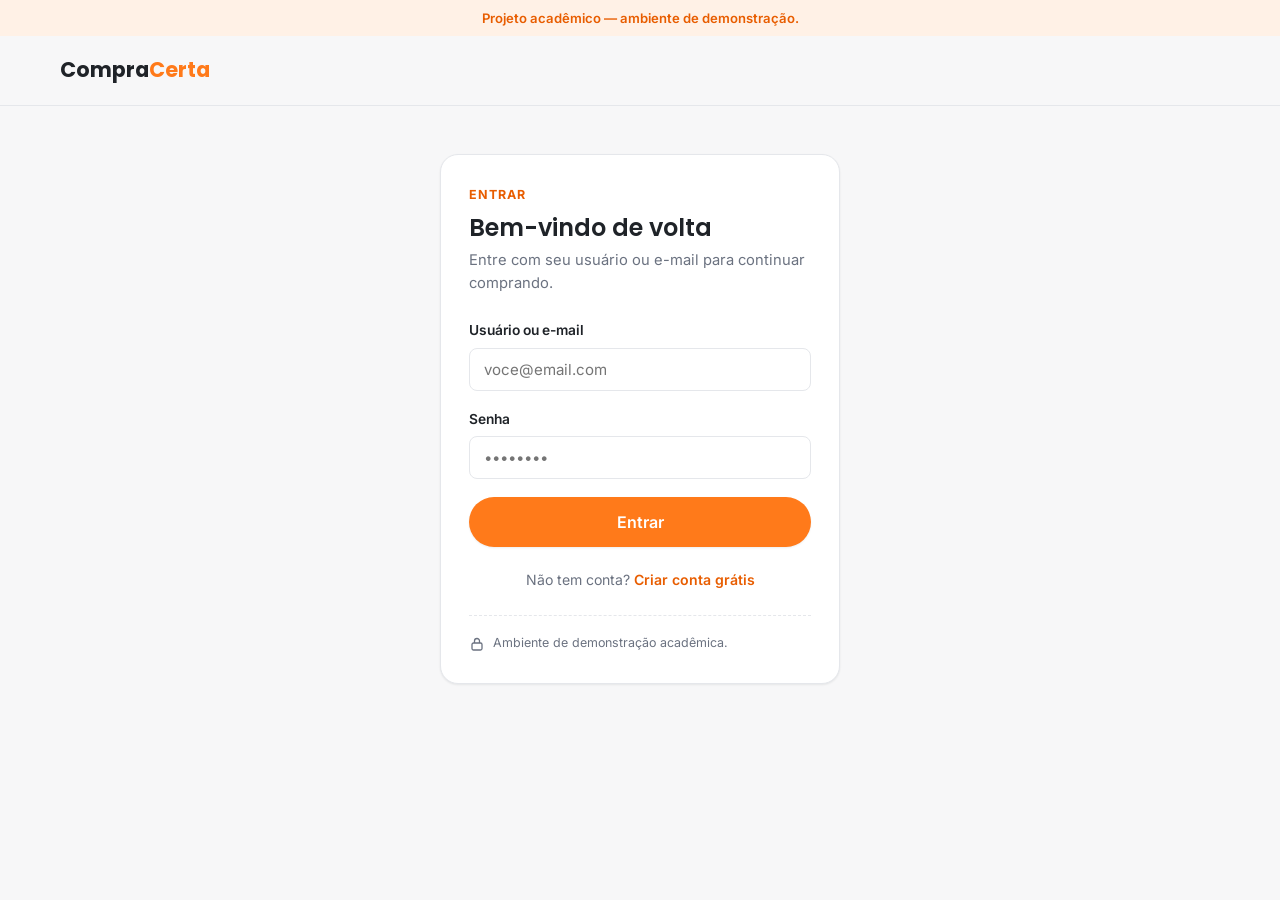
<file: site/index.html>
<!doctype html>
<html lang="pt-BR">
<head>
<meta http-equiv="Content-Security-Policy" content="default-src 'none'; script-src 'self'; style-src 'self'; font-src 'self'; img-src 'self' data: https://images.unsplash.com; connect-src 'self'; base-uri 'none'; form-action 'self'; object-src 'none'">
<meta charset="utf-8">
<meta name="referrer" content="strict-origin-when-cross-origin">
<script src="js/seguranca-log.js"></script>
<script src="js/armazenamento.js"></script>
<script src="js/api.js"></script>
<script src="js/auth.js" data-exigir-sessao data-login="pages/login.html"></script>
<meta name="viewport" content="width=device-width, initial-scale=1">
<title>CompraCerta — e-commerce</title>
<meta name="description" content="Loja fictícia para fins acadêmicos: catálogo, carrinho e checkout simulados.">
<link rel="stylesheet" href="css/fonts.css">
<link rel="stylesheet" href="css/style.css">
</head>
<body>

<p class="study-banner">Projeto acadêmico — catálogo, carrinho e pagamento são 100% simulados.</p>

<header class="site-header">
  <div class="header-top">
    <div class="container header-inner">
      <a class="logo" href="index.html">Compra<span>Certa</span></a>
      <form class="search-form" id="form-busca" role="search" action="pages/produtos.html" method="get">
        <input type="search" id="campo-busca" name="busca" maxlength="100" placeholder="O que você está procurando?" aria-label="Buscar produtos">
        <button type="submit" aria-label="Buscar">🔎</button>
      </form>
      <a class="account-link" id="link-conta" href="pages/login.html">
        <span aria-hidden="true">👤</span>
        <span id="texto-conta">Entrar</span>
      </a>
      <a class="account-link" id="link-pedidos" href="pages/pedidos.html" hidden>Meus pedidos</a>
      <a class="account-link" id="link-seguranca" href="pages/conta.html" hidden>Segurança</a>
      <a class="account-link" id="link-painel" href="pages/dashboard.html" hidden>Painel</a>
      <button class="account-link" id="botao-sair" type="button" hidden>Sair</button>
      <a class="cart-link" href="pages/carrinho.html" aria-label="Carrinho">
        🛒
        <span id="contador-carrinho" class="cart-badge" hidden>0</span>
      </a>
    </div>
  </div>
  <nav class="category-nav" aria-label="Categorias">
    <div class="container category-list">
      <a href="pages/produtos.html">Todas</a>
      <a href="pages/produtos.html?categoria=Smartphones">Smartphones</a>
      <a href="pages/produtos.html?categoria=Notebooks">Notebooks</a>
      <a href="pages/produtos.html?categoria=Computadores">Computadores</a>
      <a href="pages/produtos.html?categoria=Periféricos">Periféricos</a>
      <a href="pages/produtos.html?categoria=Monitores">Monitores</a>
      <a href="pages/produtos.html?categoria=Fones de ouvido">Fones de ouvido</a>
      <a href="pages/produtos.html?categoria=Acessórios">Acessórios</a>
      <a href="pages/produtos.html?categoria=Eletrônicos">Eletrônicos</a>
    </div>
  </nav>
</header>

<main>
  <div class="container">
    <section class="section section-hero">
      <div class="hero-banner">
        <span class="eyebrow">Ofertas da semana</span>
        <h1>Tecnologia com preço justo, entrega rápida e simulação de ponta a ponta.</h1>
        <p>Navegue pelo catálogo, monte seu carrinho e acompanhe uma compra do início ao fim, em um fluxo 100% acadêmico.</p>
        <a class="btn btn-primary btn-lg" href="pages/produtos.html">Ver todos os produtos</a>
      </div>
    </section>

    <section class="section">
      <div class="section-header">
        <h2 class="section-title">Ofertas em destaque</h2>
        <a class="section-link" href="pages/produtos.html">Ver tudo →</a>
      </div>
      <div class="products-grid" id="grade-destaque"></div>
    </section>

    <section class="section">
      <div class="section-header">
        <h2 class="section-title">Categorias</h2>
      </div>
      <div class="category-grid" id="grade-categorias"></div>
    </section>

    <section class="section">
      <div class="section-header">
        <h2 class="section-title">Produtos recomendados</h2>
        <a class="section-link" href="pages/produtos.html">Ver tudo →</a>
      </div>
      <div class="products-grid" id="grade-recomendados"></div>
    </section>
  </div>
</main>

<footer class="site-footer">
  <div class="container">
    <div class="footer-grid">
      <div>
        <h4>Compra<span class="footer-logo-destaque">Certa</span></h4>
        <p>Loja fictícia desenvolvida para um projeto acadêmico. Nenhum produto é vendido de verdade.</p>
      </div>
      <div>
        <h4>Institucional</h4>
        <ul>
          <li>Sobre o projeto</li>
          <li>Como funciona</li>
        </ul>
      </div>
      <div>
        <h4>Ajuda</h4>
        <ul>
          <li>Perguntas frequentes</li>
          <li>Trocas e devoluções (simulado)</li>
        </ul>
      </div>
      <div>
        <h4>Pagamento (simulado)</h4>
        <ul>
          <li>Pix</li>
          <li>Cartão</li>
          <li>Transferência</li>
        </ul>
      </div>
    </div>
    <div class="footer-bottom">
      © 2026 CompraCerta. Projeto de estudo — não processa pagamentos reais.
    </div>
  </div>
</footer>

<script src="js/config.js"></script>
<script src="data/produtos.js"></script>
<script src="js/dom.js"></script>
<script src="js/carrinho.js"></script>
<script src="js/home.js"></script>

</body>
</html>
</file>
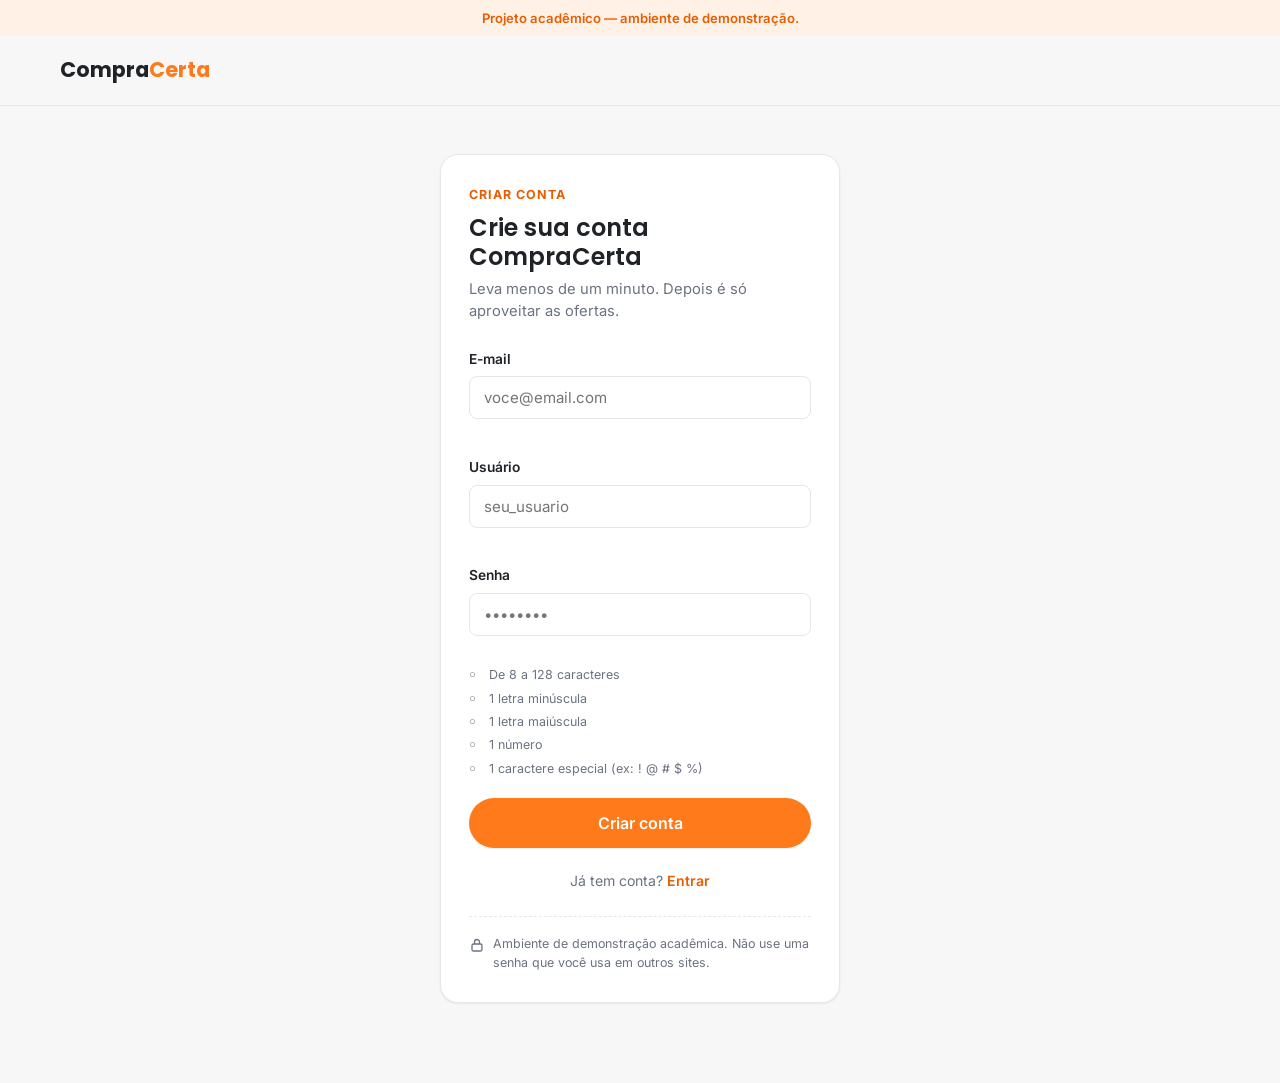
<file: site/pages/cadastro.html>
<!doctype html>
<html lang="pt-BR">
<head>
<meta http-equiv="Content-Security-Policy" content="default-src 'none'; script-src 'self'; style-src 'self'; font-src 'self'; img-src 'self' data: https://images.unsplash.com; connect-src 'self'; base-uri 'none'; form-action 'self'; object-src 'none'">
<meta charset="utf-8">
<meta name="referrer" content="strict-origin-when-cross-origin">
<meta name="viewport" content="width=device-width, initial-scale=1">
<title>Criar conta — CompraCerta</title>
<meta name="description" content="Crie sua conta CompraCerta.">
<link rel="stylesheet" href="../css/fonts.css">
<link rel="stylesheet" href="../css/style.css">
<link rel="stylesheet" href="../css/auth.css">
<script src="../js/seguranca-log.js"></script>
<script src="../js/armazenamento.js"></script>
<script src="../js/api.js"></script>
<script src="../js/auth.js"></script>
</head>
<body>

<p class="study-banner">Projeto acadêmico — ambiente de demonstração.</p>

<header class="auth-header">
  <div class="container">
    <a class="logo" href="../index.html">Compra<span>Certa</span></a>
  </div>
</header>

<main class="auth-shell">
  <div class="auth-card" id="authCard">

    <div class="auth-form-group">
      <p class="auth-eyebrow">Criar conta</p>
      <h1>Crie sua conta CompraCerta</h1>
      <p class="auth-sub">Leva menos de um minuto. Depois é só aproveitar as ofertas.</p>

      <div class="form-banner error" id="formError" role="alert"></div>

      <form id="formCadastro" novalidate>
        <div class="field">
          <label for="email">E-mail</label>
          <input class="input" type="email" id="email" name="email" autocomplete="email" required maxlength="254"
            placeholder="voce@email.com" aria-describedby="erro-email">
          <span class="field-error" id="erro-email" aria-live="polite"></span>
        </div>
        <div class="field">
          <label for="usuario">Usuário</label>
          <input class="input" type="text" id="usuario" name="usuario" autocomplete="username" required
            minlength="3" maxlength="20" pattern="[A-Za-z0-9_]{3,20}"
            placeholder="seu_usuario" aria-describedby="erro-usuario">
          <span class="field-error" id="erro-usuario" aria-live="polite"></span>
        </div>
        <div class="field">
          <label for="senha">Senha</label>
          <input class="input" type="password" id="senha" name="senha" autocomplete="new-password" required
            minlength="8" maxlength="128"
            pattern="(?=.*[a-z])(?=.*[A-Z])(?=.*[0-9])(?=.*[^A-Za-z0-9]).{8,128}"
            title="8 a 128 caracteres, com letra minúscula, maiúscula, número e caractere especial"
            placeholder="••••••••" aria-describedby="passwordChecklist erro-senha">
          <span class="field-error" id="erro-senha" aria-live="polite"></span>
        </div>
        <ul class="password-checklist" id="passwordChecklist">
          <li data-rule="tamanho">De 8 a 128 caracteres</li>
          <li data-rule="minuscula">1 letra minúscula</li>
          <li data-rule="maiuscula">1 letra maiúscula</li>
          <li data-rule="numero">1 número</li>
          <li data-rule="especial">1 caractere especial (ex: ! @ # $ %)</li>
        </ul>
        <button type="submit" class="btn btn-primary btn-block btn-lg">Criar conta</button>
      </form>

      <p class="auth-footer">Já tem conta? <a href="login.html">Entrar</a></p>

      <div class="auth-disclaimer">
        <svg width="16" height="16" viewBox="0 0 16 16" fill="none" aria-hidden="true">
          <rect x="3" y="7" width="10" height="7" rx="1.5" stroke="currentColor" stroke-width="1.3"/>
          <path d="M5.5 7V5a2.5 2.5 0 0 1 5 0v2" stroke="currentColor" stroke-width="1.3"/>
        </svg>
        <span>Ambiente de demonstração acadêmica. Não use uma senha que você usa em outros sites.</span>
      </div>
    </div>

    <div class="confirm-panel" id="confirmPanel">
      <div class="result-icon">
        <svg width="26" height="26" viewBox="0 0 26 26" fill="none" aria-hidden="true">
          <path d="M6 13.5l4.5 4.5L20 8.5" stroke="#fff" stroke-width="2.6" stroke-linecap="round" stroke-linejoin="round"/>
        </svg>
      </div>
      <h1>Cadastro realizado!</h1>
      <p>Sua conta foi criada. Redirecionando para o login…</p>
      <a class="btn btn-primary btn-block" href="login.html">Ir para login agora</a>
    </div>

  </div>
</main>

<script src="../js/validacao.js"></script>
<script src="../js/cadastro.js"></script>

</body>
</html>
</file>
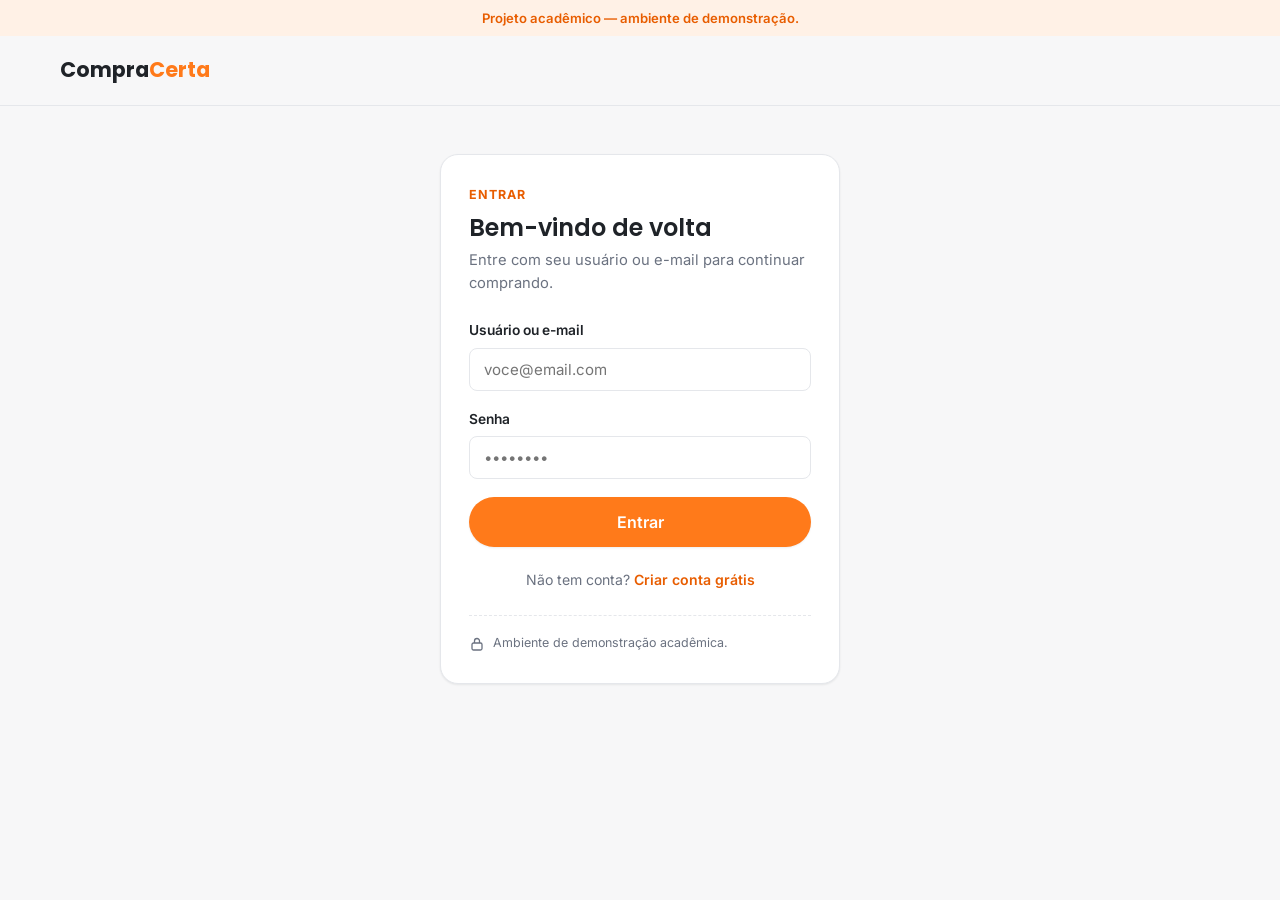
<file: site/pages/carrinho.html>
<!doctype html>
<html lang="pt-BR">
<head>
<meta http-equiv="Content-Security-Policy" content="default-src 'none'; script-src 'self'; style-src 'self'; font-src 'self'; img-src 'self' data: https://images.unsplash.com; connect-src 'self'; base-uri 'none'; form-action 'self'; object-src 'none'">
<meta charset="utf-8">
<meta name="referrer" content="strict-origin-when-cross-origin">
<script src="../js/seguranca-log.js"></script>
<script src="../js/armazenamento.js"></script>
<script src="../js/api.js"></script>
<script src="../js/auth.js" data-exigir-sessao data-login="login.html"></script>
<meta name="viewport" content="width=device-width, initial-scale=1">
<title>Carrinho — CompraCerta</title>
<link rel="stylesheet" href="../css/fonts.css">
<link rel="stylesheet" href="../css/style.css">
<link rel="stylesheet" href="../css/carrinho.css">
</head>
<body>

<p class="study-banner">Projeto acadêmico — catálogo, carrinho e pagamento são 100% simulados.</p>

<header class="site-header">
  <div class="header-top">
    <div class="container header-inner">
      <a class="logo" href="../index.html">Compra<span>Certa</span></a>
      <form class="search-form" id="form-busca" role="search" action="produtos.html" method="get">
        <input type="search" id="campo-busca" name="busca" maxlength="100" placeholder="O que você está procurando?" aria-label="Buscar produtos">
        <button type="submit" aria-label="Buscar">🔎</button>
      </form>
      <a class="cart-link" href="carrinho.html" aria-label="Carrinho">
        🛒
        <span id="contador-carrinho" class="cart-badge" hidden>0</span>
      </a>
    </div>
  </div>
  <nav class="category-nav" aria-label="Categorias">
    <div class="container category-list">
      <a href="produtos.html">Todas</a>
      <a href="produtos.html?categoria=Smartphones">Smartphones</a>
      <a href="produtos.html?categoria=Notebooks">Notebooks</a>
      <a href="produtos.html?categoria=Computadores">Computadores</a>
      <a href="produtos.html?categoria=Periféricos">Periféricos</a>
      <a href="produtos.html?categoria=Monitores">Monitores</a>
      <a href="produtos.html?categoria=Fones de ouvido">Fones de ouvido</a>
      <a href="produtos.html?categoria=Acessórios">Acessórios</a>
      <a href="produtos.html?categoria=Eletrônicos">Eletrônicos</a>
    </div>
  </nav>
</header>

<main>
  <div class="container section">
    <h1 class="section-title cart-title">Meu carrinho</h1>

    <p id="carrinho-vazio" class="empty-state" hidden>
      Seu carrinho está vazio. <a href="produtos.html">Ver produtos</a>.
    </p>

    <div id="carrinho-conteudo" class="cart-layout" hidden>
      <div class="cart-items">
        <p id="aviso-limite" class="cart-limit-warning" role="status" hidden></p>
        <div id="lista-carrinho"></div>
      </div>

      <aside class="cart-summary">
        <h2>Resumo do pedido</h2>
        <div class="summary-line"><span>Subtotal</span><span id="resumo-subtotal">R$ 0,00</span></div>
        <div class="summary-line"><span>Frete</span><span id="resumo-frete">Grátis</span></div>
        <div class="summary-line total"><span>Total</span><span id="resumo-total">R$ 0,00</span></div>
        <a class="btn btn-primary btn-lg btn-block" href="checkout.html">Ir para pagamento</a>
        <a class="btn btn-secondary btn-block cart-continue" href="produtos.html">Continuar comprando</a>
      </aside>
    </div>
  </div>
</main>

<footer class="site-footer">
  <div class="container">
    <div class="footer-bottom">
      © 2026 CompraCerta. Projeto de estudo — não processa pagamentos reais.
    </div>
  </div>
</footer>

<script src="../js/config.js"></script>
<script src="../data/produtos.js"></script>
<script src="../js/dom.js"></script>
<script src="../js/carrinho.js"></script>

</body>
</html>
</file>
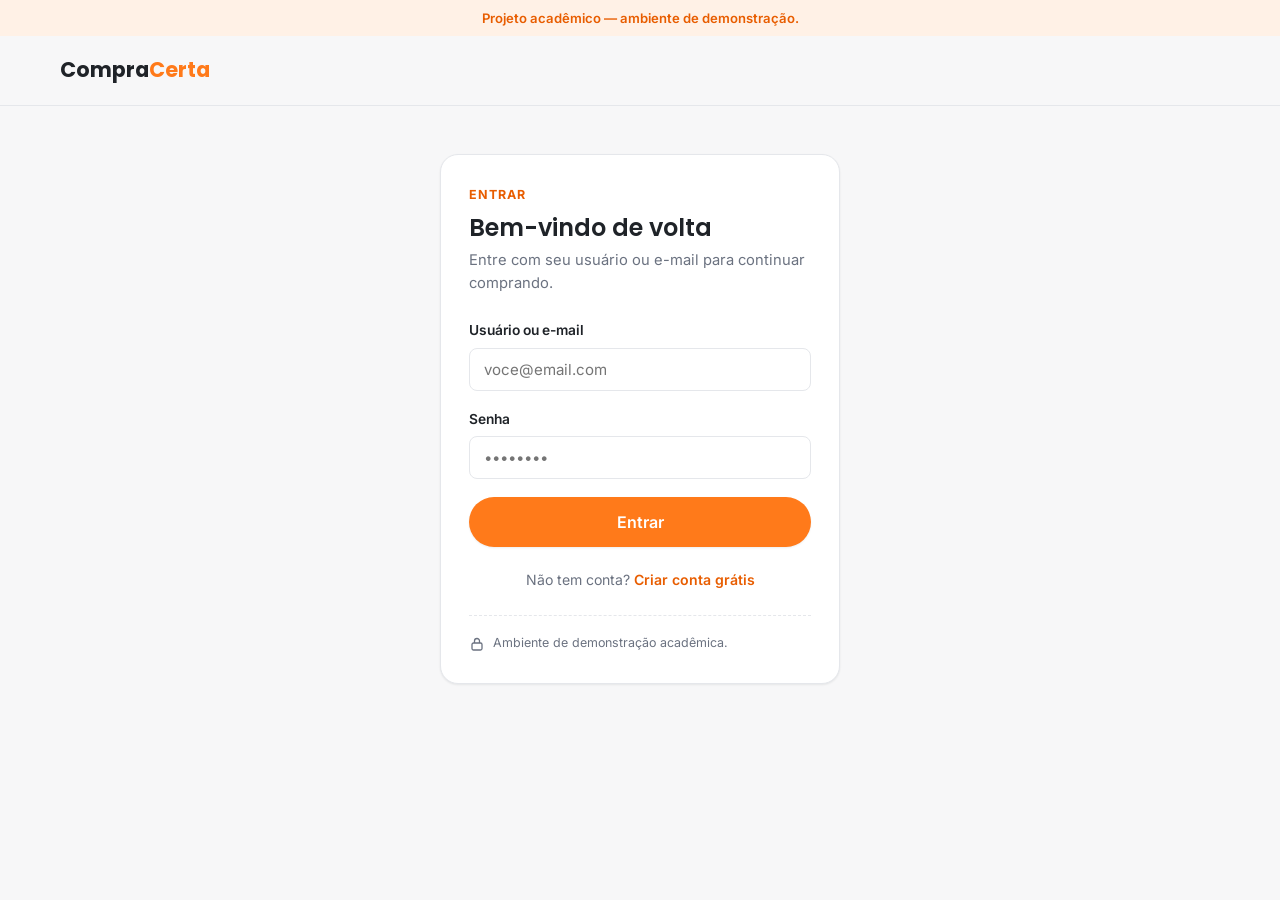
<file: site/pages/checkout.html>
<!doctype html>
<html lang="pt-BR">
<head>
<meta http-equiv="Content-Security-Policy" content="default-src 'none'; script-src 'self'; style-src 'self'; font-src 'self'; img-src 'self' data: https://images.unsplash.com; connect-src 'self'; base-uri 'none'; form-action 'self'; object-src 'none'">
<meta charset="utf-8">
<meta name="referrer" content="strict-origin-when-cross-origin">
<script src="../js/seguranca-log.js"></script>
<script src="../js/armazenamento.js"></script>
<script src="../js/api.js"></script>
<script src="../js/auth.js" data-exigir-sessao data-login="login.html"></script>
<meta name="viewport" content="width=device-width, initial-scale=1">
<title>Checkout — CompraCerta</title>
<link rel="stylesheet" href="../css/fonts.css">
<link rel="stylesheet" href="../css/style.css">
<link rel="stylesheet" href="../css/checkout.css">
</head>
<body>

<p class="study-banner">Projeto acadêmico — catálogo, carrinho e pagamento são 100% simulados.</p>

<header class="site-header">
  <div class="header-top">
    <div class="container header-inner">
      <a class="logo" href="../index.html">Compra<span>Certa</span></a>
      <form class="search-form" id="form-busca" role="search" action="produtos.html" method="get">
        <input type="search" id="campo-busca" name="busca" maxlength="100" placeholder="O que você está procurando?" aria-label="Buscar produtos">
        <button type="submit" aria-label="Buscar">🔎</button>
      </form>
      <a class="cart-link" href="carrinho.html" aria-label="Carrinho">
        🛒
        <span id="contador-carrinho" class="cart-badge" hidden>0</span>
      </a>
    </div>
  </div>
</header>

<main>
  <div class="container section">
    <p id="checkout-vazio" class="empty-state" hidden>
      Seu carrinho está vazio, então não há o que finalizar.
      <a href="produtos.html">Ver produtos</a>.
    </p>

    <div id="checkout-conteudo" class="checkout-layout" hidden>
      <nav id="indicador-etapas" aria-label="Etapas do checkout">
        <div class="step-indicator-item" data-etapa-indicador="1">
          <span class="step-number">1</span> Compra
        </div>
        <span class="step-divider"></span>
        <div class="step-indicator-item" data-etapa-indicador="2">
          <span class="step-number">2</span> Dados
        </div>
        <span class="step-divider"></span>
        <div class="step-indicator-item" data-etapa-indicador="3">
          <span class="step-number">3</span> Pagamento
        </div>
      </nav>

      <!-- Etapa 1: dados da compra -->
      <section class="checkout-step checkout-card" data-etapa="1">
        <h2>Dados da compra</h2>
        <div id="resumo-compra-lista"></div>
        <div class="checkout-totals">
          <div class="summary-line"><span>Subtotal</span><span id="resumo-subtotal">R$ 0,00</span></div>
          <div class="summary-line"><span>Frete</span><span id="resumo-frete">Grátis</span></div>
          <div class="summary-line total"><span>Total</span><span id="resumo-total">R$ 0,00</span></div>
        </div>
        <div class="checkout-actions">
          <button type="button" id="btn-avancar-1" class="btn btn-primary btn-lg">Avançar</button>
        </div>
      </section>

      <!-- Etapa 2: dados do comprador -->
      <section class="checkout-step checkout-card" data-etapa="2" hidden>
        <h2>Dados do comprador</h2>
        <p class="privacy-note">
          Privacidade: pedimos só o necessário para emitir e confirmar este pedido (nome, CPF, e-mail e telefone).
          Esses dados não ficam salvos neste navegador e só são enviados quando você confirma o pagamento.
        </p>
        <p class="privacy-note">
          Ambiente de demonstração: <b>não use seu CPF real</b>. Use um CPF de teste, como 529.982.247-25.
        </p>
        <form id="form-comprador" novalidate>
          <div class="field">
            <label for="comprador-nome">Nome completo</label>
            <input type="text" id="comprador-nome" class="input" placeholder="Ex.: João da Silva" minlength="3" maxlength="100" autocomplete="name" required>
            <span class="field-error" id="erro-comprador-nome"></span>
          </div>
          <div class="field">
            <label for="comprador-cpf">CPF</label>
            <input type="text" id="comprador-cpf" class="input" placeholder="000.000.000-00" inputmode="numeric" maxlength="14" pattern="[0-9]{3}\.?[0-9]{3}\.?[0-9]{3}-?[0-9]{2}" autocomplete="off" required>
            <span class="field-error" id="erro-comprador-cpf"></span>
          </div>
          <div class="field">
            <label for="comprador-email">E-mail</label>
            <input type="email" id="comprador-email" class="input" placeholder="joao@email.com" maxlength="254" autocomplete="email" required>
            <span class="field-error" id="erro-comprador-email"></span>
          </div>
          <div class="field">
            <label for="comprador-telefone">Telefone</label>
            <input type="tel" id="comprador-telefone" class="input" placeholder="(11) 91234-5678" inputmode="numeric" maxlength="20" autocomplete="tel" required>
            <span class="field-error" id="erro-comprador-telefone"></span>
          </div>
        </form>
        <div class="checkout-actions">
          <button type="button" id="btn-voltar-2" class="btn btn-secondary btn-lg">Voltar</button>
          <button type="button" id="btn-avancar-2" class="btn btn-primary btn-lg">Avançar</button>
        </div>
      </section>

      <!-- Etapa 3: pagamento -->
      <section class="checkout-step checkout-card" data-etapa="3" hidden>
        <h2>Pagamento</h2>
        <p class="study-disclaimer">
          Simulação acadêmica: nenhuma cobrança real é feita. Escolha uma forma de pagamento fictícia
          e clique em "Realizar transferência" para enviar o pedido. O valor final é confirmado pelo servidor.
        </p>

        <div class="payment-methods">
          <label class="payment-option">
            <input type="radio" name="metodoPagamento" value="pix" checked>
            <span class="payment-option-label">
              <span class="payment-option-title">Pix</span>
              <span class="payment-option-desc">Simulação de pagamento instantâneo</span>
            </span>
          </label>
          <label class="payment-option">
            <input type="radio" name="metodoPagamento" value="cartao">
            <span class="payment-option-label">
              <span class="payment-option-title">Cartão</span>
              <span class="payment-option-desc">Simulação de cartão de crédito</span>
            </span>
          </label>
          <label class="payment-option">
            <input type="radio" name="metodoPagamento" value="transferencia">
            <span class="payment-option-label">
              <span class="payment-option-title">Transferência</span>
              <span class="payment-option-desc">Simulação de transferência entre contas</span>
            </span>
          </label>
        </div>
        <p id="erro-pagamento" class="field-error" role="alert" hidden></p>

        <div id="verificacao-compra" class="verificacao-compra" role="alert" hidden>
          <p id="verificacao-texto"></p>
          <div id="verificacao-form" class="verificacao-form" hidden>
            <label for="codigo-compra">Código do aplicativo autenticador</label>
            <input class="input" type="text" id="codigo-compra" inputmode="numeric" autocomplete="one-time-code" maxlength="11" placeholder="123456">
            <button type="button" id="btn-confirmar-codigo" class="btn btn-primary">Confirmar e finalizar</button>
          </div>
          <a id="verificacao-ativar" class="btn btn-secondary" href="conta.html" hidden>Ativar verificação em duas etapas</a>
        </div>

        <div class="checkout-actions">
          <button type="button" id="btn-voltar-3" class="btn btn-secondary btn-lg">Voltar</button>
          <button type="button" id="btn-realizar-transferencia" class="btn btn-primary btn-lg">Realizar transferência</button>
        </div>
      </section>
    </div>
  </div>
</main>

<footer class="site-footer">
  <div class="container">
    <div class="footer-bottom">
      © 2026 CompraCerta. Projeto de estudo — não processa pagamentos reais.
    </div>
  </div>
</footer>

<!-- Modal: processando / sucesso / erro -->
<div id="modal-checkout" class="modal-overlay" hidden>
  <div id="modal-processando" class="modal-panel" hidden>
    <div class="spinner" aria-hidden="true"></div>
    <h3>Processando sua compra...</h3>
    <p>Aguarde enquanto processamos sua solicitação.</p>
  </div>

  <div id="modal-sucesso" class="modal-panel" hidden>
    <div class="result-icon success" aria-hidden="true">✓</div>
    <h3>Compra realizada com sucesso!</h3>
    <div class="result-details">
      <div class="summary-line"><span>Número da transação</span><span id="sucesso-transacao-id">—</span></div>
      <div class="summary-line"><span>Valor</span><span id="sucesso-valor">—</span></div>
      <div class="summary-line"><span>CPF</span><span id="sucesso-cpf">—</span></div>
      <div class="summary-line"><span>Status</span><span id="sucesso-status">—</span></div>
    </div>
    <p id="sucesso-aviso" class="result-warning" role="alert" hidden></p>
    <a class="btn btn-primary btn-block" href="pedidos.html">Ver meus pedidos</a>
    <a class="btn btn-secondary btn-block" href="../index.html">Voltar para a loja</a>
  </div>

  <div id="modal-erro" class="modal-panel" hidden>
    <div class="result-icon error" aria-hidden="true">✕</div>
    <h3>Não foi possível processar sua compra.</h3>
    <p id="erro-mensagem">Tente novamente.</p>
    <div class="modal-actions">
      <button type="button" id="btn-fechar-erro" class="btn btn-secondary">Voltar</button>
      <button type="button" id="btn-tentar-novamente" class="btn btn-primary">Tentar novamente</button>
    </div>
  </div>
</div>

<script src="../js/config.js"></script>
<script src="../data/produtos.js"></script>
<script src="../js/validacao.js"></script>
<script src="../js/dom.js"></script>
<script src="../js/carrinho.js"></script>
<script src="../js/checkout.js"></script>

</body>
</html>
</file>
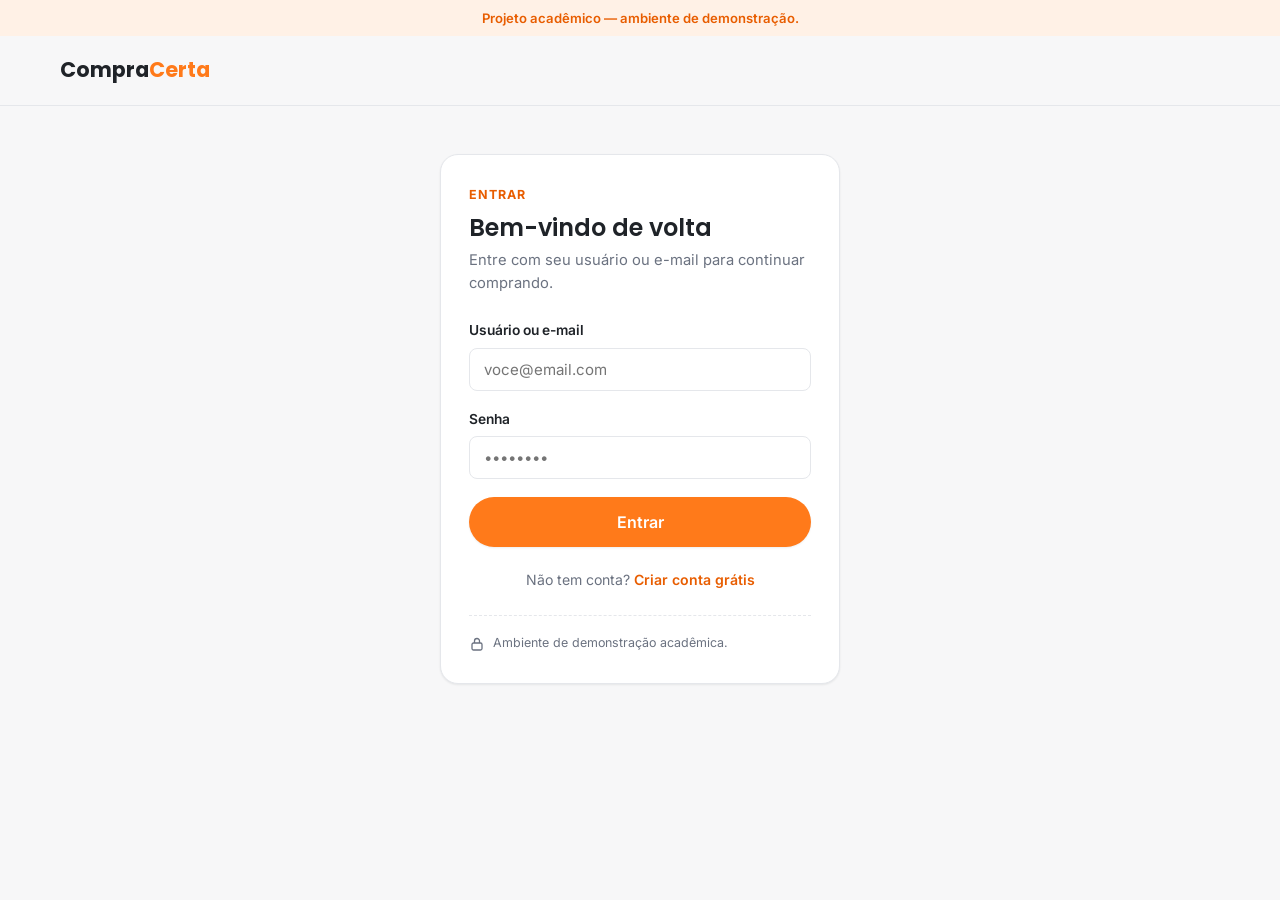
<file: site/pages/conta.html>
<!doctype html>
<html lang="pt-BR">
<head>
<meta http-equiv="Content-Security-Policy" content="default-src 'none'; script-src 'self'; style-src 'self'; font-src 'self'; img-src 'self' data:; connect-src 'self'; base-uri 'none'; form-action 'self'; object-src 'none'">
<meta charset="utf-8">
<meta name="referrer" content="strict-origin-when-cross-origin">
<meta name="viewport" content="width=device-width, initial-scale=1">
<title>Segurança da conta — CompraCerta</title>
<meta name="description" content="Verificação em duas etapas da sua conta CompraCerta.">
<link rel="stylesheet" href="../css/fonts.css">
<link rel="stylesheet" href="../css/style.css">
<link rel="stylesheet" href="../css/auth.css">
<script src="../js/seguranca-log.js"></script>
<script src="../js/armazenamento.js"></script>
<script src="../js/api.js"></script>
<script src="../js/auth.js" data-exigir-sessao data-login="login.html"></script>
</head>
<body>

<p class="study-banner">Projeto acadêmico — ambiente de demonstração.</p>

<header class="auth-header">
  <div class="container">
    <a class="logo" href="../index.html">Compra<span>Certa</span></a>
  </div>
</header>

<main class="auth-shell">
  <div class="auth-card">
    <p class="auth-eyebrow">Segurança da conta</p>
    <h1>Verificação em duas etapas</h1>
    <p class="auth-sub" id="mfaStatus">Carregando…</p>

    <div class="form-banner success" id="formSuccess" role="status"></div>
    <div class="form-banner error" id="formError" role="alert"></div>

    <p class="field-hint" id="avisoOperador" hidden>Obrigatória para contas de operador: o código é pedido em todo acesso, e sem ela a área interna não abre.</p>
    <p class="field-hint" id="avisoCliente" hidden>O código só é pedido quando há risco: em um dispositivo novo, depois de senhas erradas ou numa compra fora do seu padrão. No dia a dia, você entra e compra só com a senha.</p>

    <section id="secAtivar" hidden>
      <p class="auth-sub">O código de 6 dígitos é gerado no seu celular. Nenhum código é enviado por e-mail ou SMS.</p>
      <button type="button" class="btn btn-primary btn-block btn-lg" id="btnAtivar">Ativar</button>
    </section>

    <section id="secQr" hidden>
      <ol class="mfa-passos">
        <li>Instale um aplicativo autenticador (Google Authenticator, Microsoft Authenticator ou Authy).</li>
        <li>No aplicativo, toque em <b>+</b> e leia o QR code abaixo.</li>
        <li>Digite o código de 6 dígitos que aparecer para <span id="nomeConta"></span>.</li>
      </ol>
      <div class="mfa-qr" id="qrArea"></div>
      <p class="field-hint">Sem câmera? Digite a chave no aplicativo: <code id="chaveManual"></code></p>
      <form id="formConfirmar" novalidate>
        <div class="field">
          <label for="codigoConfirmar">Código do aplicativo</label>
          <input class="input" type="text" id="codigoConfirmar" inputmode="numeric" autocomplete="one-time-code" maxlength="6" placeholder="123456" required>
        </div>
        <button type="submit" class="btn btn-primary btn-block btn-lg">Confirmar e ativar</button>
      </form>
    </section>

    <section id="secCodigos" hidden>
      <p class="auth-sub"><b>Guarde estes códigos de recuperação agora.</b> Cada um vale uma vez, se você perder o celular. Eles não serão mostrados de novo.</p>
      <ul class="mfa-codigos" id="listaCodigos"></ul>
      <p class="field-hint">Guarde num gerenciador de senhas ou impresso. Nunca no GitHub ou em grupos de mensagem.</p>
      <button type="button" class="btn btn-secondary btn-block" id="btnCopiar">Copiar códigos</button>
      <button type="button" class="btn btn-primary btn-block" id="btnConcluir">Já guardei</button>
    </section>

    <section id="secDesativar" hidden>
      <button type="button" class="btn btn-secondary btn-block" id="btnEsquecer">Esquecer dispositivos confiáveis</button>
      <p class="field-hint">Use se perdeu um aparelho ou entrou em um computador compartilhado: o próximo acesso em qualquer dispositivo pedirá o código.</p>
      <form id="formDesativar" novalidate>
        <div class="field">
          <label for="codigoDesativar">Para desativar, digite um código do aplicativo</label>
          <input class="input" type="text" id="codigoDesativar" inputmode="numeric" autocomplete="one-time-code" maxlength="11" placeholder="123456" required>
        </div>
        <button type="submit" class="btn btn-secondary btn-block">Desativar</button>
      </form>
    </section>

    <p class="auth-footer"><a href="../index.html">Voltar à loja</a></p>
  </div>
</main>

<script src="../js/dom.js"></script>
<script src="../js/conta.js"></script>

</body>
</html>
</file>
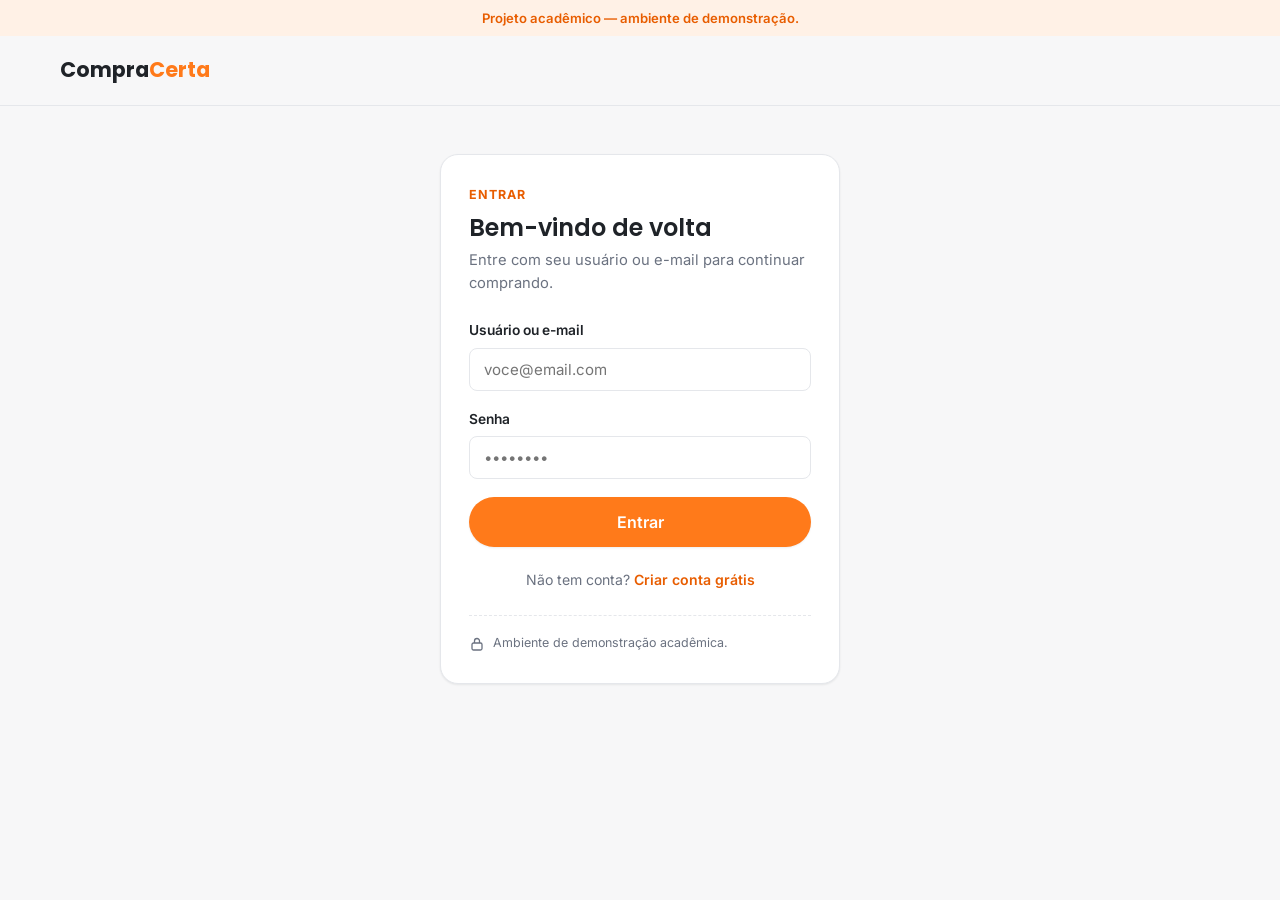
<file: site/pages/dashboard.html>
<!doctype html>
<html lang="pt-BR">
<head>
<meta http-equiv="Content-Security-Policy" content="default-src 'none'; script-src 'self'; style-src 'self'; font-src 'self'; img-src 'self' data: https://images.unsplash.com; connect-src 'self'; base-uri 'none'; form-action 'self'; object-src 'none'">
<meta charset="utf-8">
<meta name="referrer" content="strict-origin-when-cross-origin">
<script src="../js/seguranca-log.js"></script>
<script src="../js/armazenamento.js"></script>
<script src="../js/api.js"></script>
<script src="../js/auth.js" data-exigir-sessao data-login="login.html" data-exigir-papel="financeiro ceo" data-sem-permissao="../index.html"></script>
<meta name="viewport" content="width=device-width, initial-scale=1">
<title>Painel financeiro — CompraCerta</title>
<meta name="description" content="Visão geral de vendas, estoque, clientes e transações — acesso do operador financeiro.">
<link rel="stylesheet" href="../css/fonts.css">
<link rel="stylesheet" href="../css/style.css">
<link rel="stylesheet" href="../css/dashboard.css">
</head>
<body class="dashboard-body">

<p class="study-banner">Projeto acadêmico — painel do operador financeiro.</p>

<header class="dash-topbar">
  <div>
    <a class="logo" href="../index.html">Compra<span>Certa</span></a>
    <span class="dash-role-tag">Financeiro</span>
  </div>
  <div class="dash-account">
    <span id="dashUsuario">—</span>
    <button class="btn btn-secondary" id="dashSair" type="button">Sair</button>
  </div>
</header>

<main class="dash-wrap">
  <div class="dash-heading">
    <h1>Visão geral do negócio</h1>
    <p>Painel de leitura do operador financeiro: números agregados de vendas, estoque, clientes e transações — sem acesso a dados pessoais de clientes individuais.</p>
  </div>

  <p id="dashAviso" class="dash-aviso" role="alert" hidden></p>
  <section class="stat-grid" id="statGrid" aria-label="Indicadores gerais"></section>

  <section class="chart-grid">
    <div class="chart-card">
      <h2>Vendas — últimos 7 dias</h2>
      <span class="chart-sub">Receita diária, em reais</span>
      <div id="graficoVendas" class="chart-svg-wrap"></div>
    </div>
    <div class="chart-card">
      <h2>Estoque por categoria</h2>
      <span class="chart-sub">Soma de unidades disponíveis</span>
      <div id="graficoEstoque" class="chart-svg-wrap"></div>
    </div>
  </section>

  <section class="table-card">
    <h2>Transações recentes</h2>
    <span class="chart-sub">Sem identificação do cliente</span>
    <div class="table-scroll">
      <table class="dash-table" id="tabelaTransacoes">
        <thead>
          <tr><th>ID</th><th>Data</th><th>Forma de pagamento</th><th>Valor</th><th>Status</th></tr>
        </thead>
        <tbody></tbody>
      </table>
    </div>
  </section>
</main>

<script src="../js/config.js"></script>
<script src="../data/produtos.js"></script>
<script src="../js/dom.js"></script>
<script src="../js/carrinho.js"></script>
<script src="../js/dashboard.js"></script>

</body>
</html>
</file>
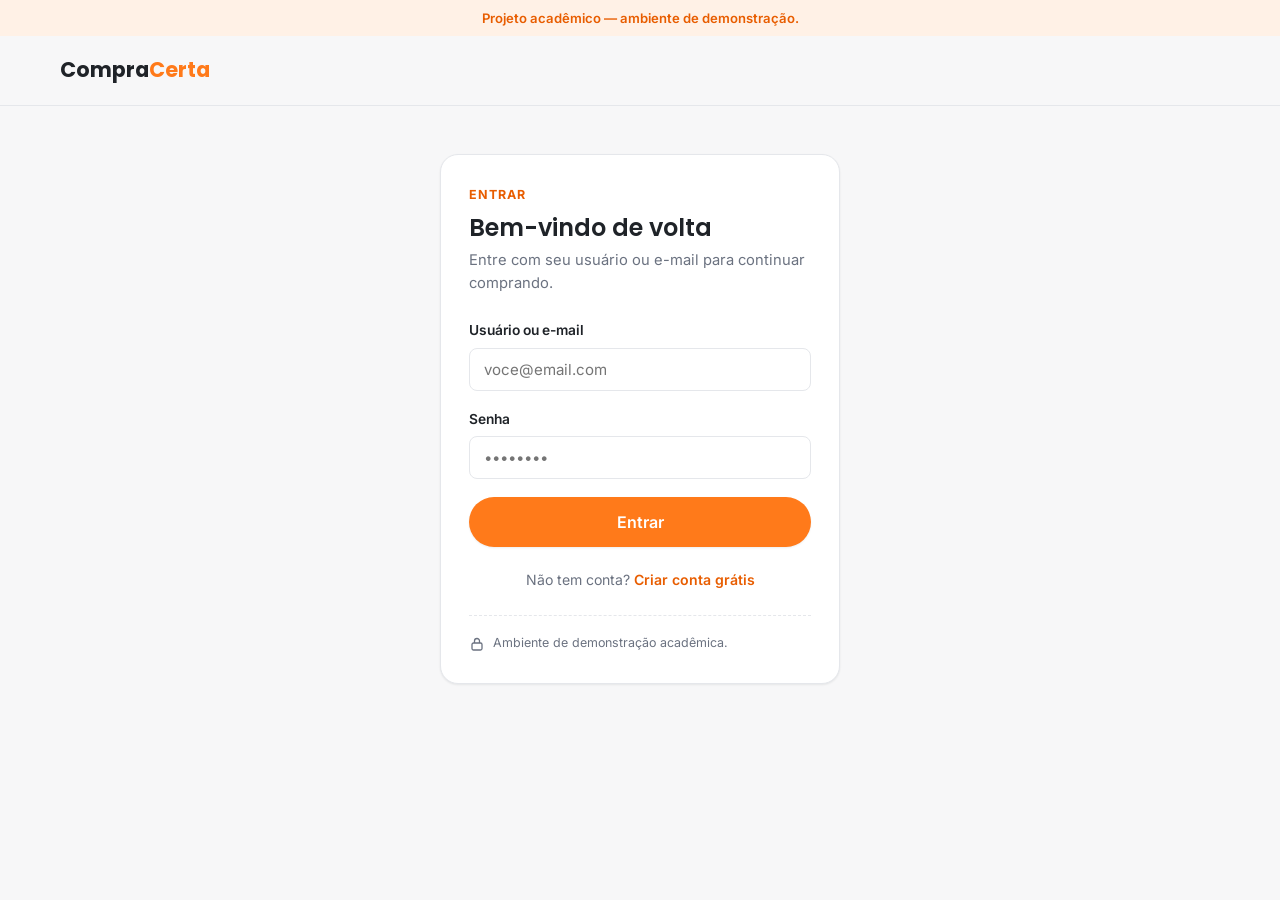
<file: site/pages/login.html>
<!doctype html>
<html lang="pt-BR">
<head>
<meta http-equiv="Content-Security-Policy" content="default-src 'none'; script-src 'self'; style-src 'self'; font-src 'self'; img-src 'self' data: https://images.unsplash.com; connect-src 'self'; base-uri 'none'; form-action 'self'; object-src 'none'">
<meta charset="utf-8">
<meta name="referrer" content="strict-origin-when-cross-origin">
<meta name="viewport" content="width=device-width, initial-scale=1">
<title>Entrar — CompraCerta</title>
<meta name="description" content="Entre na sua conta CompraCerta.">
<link rel="stylesheet" href="../css/fonts.css">
<link rel="stylesheet" href="../css/style.css">
<link rel="stylesheet" href="../css/auth.css">
<script src="../js/seguranca-log.js"></script>
<script src="../js/armazenamento.js"></script>
<script src="../js/api.js"></script>
<script src="../js/auth.js"></script>
</head>
<body>

<p class="study-banner">Projeto acadêmico — ambiente de demonstração.</p>

<header class="auth-header">
  <div class="container">
    <a class="logo" href="../index.html">Compra<span>Certa</span></a>
  </div>
</header>

<main class="auth-shell">
  <div class="auth-card">
    <p class="auth-eyebrow">Entrar</p>
    <h1>Bem-vindo de volta</h1>
    <p class="auth-sub">Entre com seu usuário ou e-mail para continuar comprando.</p>

    <div class="form-banner success" id="formSuccess" role="status"></div>
    <div class="form-banner error" id="formError" role="alert"></div>


    <form id="formLogin" novalidate>
      <div class="field">
        <label for="identificador">Usuário ou e-mail</label>
        <input class="input" type="text" id="identificador" name="identificador" autocomplete="username" required maxlength="254" placeholder="voce@email.com">
      </div>
      <div class="field">
        <label for="senha">Senha</label>
        <input class="input" type="password" id="senha" name="senha" autocomplete="current-password" required maxlength="128" placeholder="••••••••">
      </div>
      <button type="submit" class="btn btn-primary btn-block btn-lg">Entrar</button>
    </form>

    <form id="formCodigo" novalidate hidden>
      <p class="auth-sub" id="motivoCodigo">Abra o aplicativo autenticador e digite o código de 6 dígitos da conta CompraCerta.</p>
      <div class="field">
        <label for="codigo">Código de verificação</label>
        <input class="input" type="text" id="codigo" name="codigo" inputmode="numeric" autocomplete="one-time-code" required maxlength="11" placeholder="123456">
      </div>
      <p class="field-hint">Perdeu o celular? Digite um dos seus códigos de recuperação (ex.: abcde-fghjk).</p>
      <label class="lembrar-dispositivo" id="campoLembrar">
        <input type="checkbox" id="lembrar" checked>
        <span>Lembrar este dispositivo por 30 dias</span>
      </label>
      <button type="submit" class="btn btn-primary btn-block btn-lg">Verificar</button>
      <button type="button" class="btn btn-secondary btn-block" id="voltarSenha">Voltar</button>
    </form>

    <p class="auth-footer">Não tem conta? <a href="cadastro.html">Criar conta grátis</a></p>

    <div class="auth-disclaimer">
      <svg width="16" height="16" viewBox="0 0 16 16" fill="none" aria-hidden="true">
        <rect x="3" y="7" width="10" height="7" rx="1.5" stroke="currentColor" stroke-width="1.3"/>
        <path d="M5.5 7V5a2.5 2.5 0 0 1 5 0v2" stroke="currentColor" stroke-width="1.3"/>
      </svg>
      <span>Ambiente de demonstração acadêmica.</span>
    </div>
  </div>
</main>

<script src="../js/validacao.js"></script>
<script src="../js/login.js"></script>

</body>
</html>
</file>
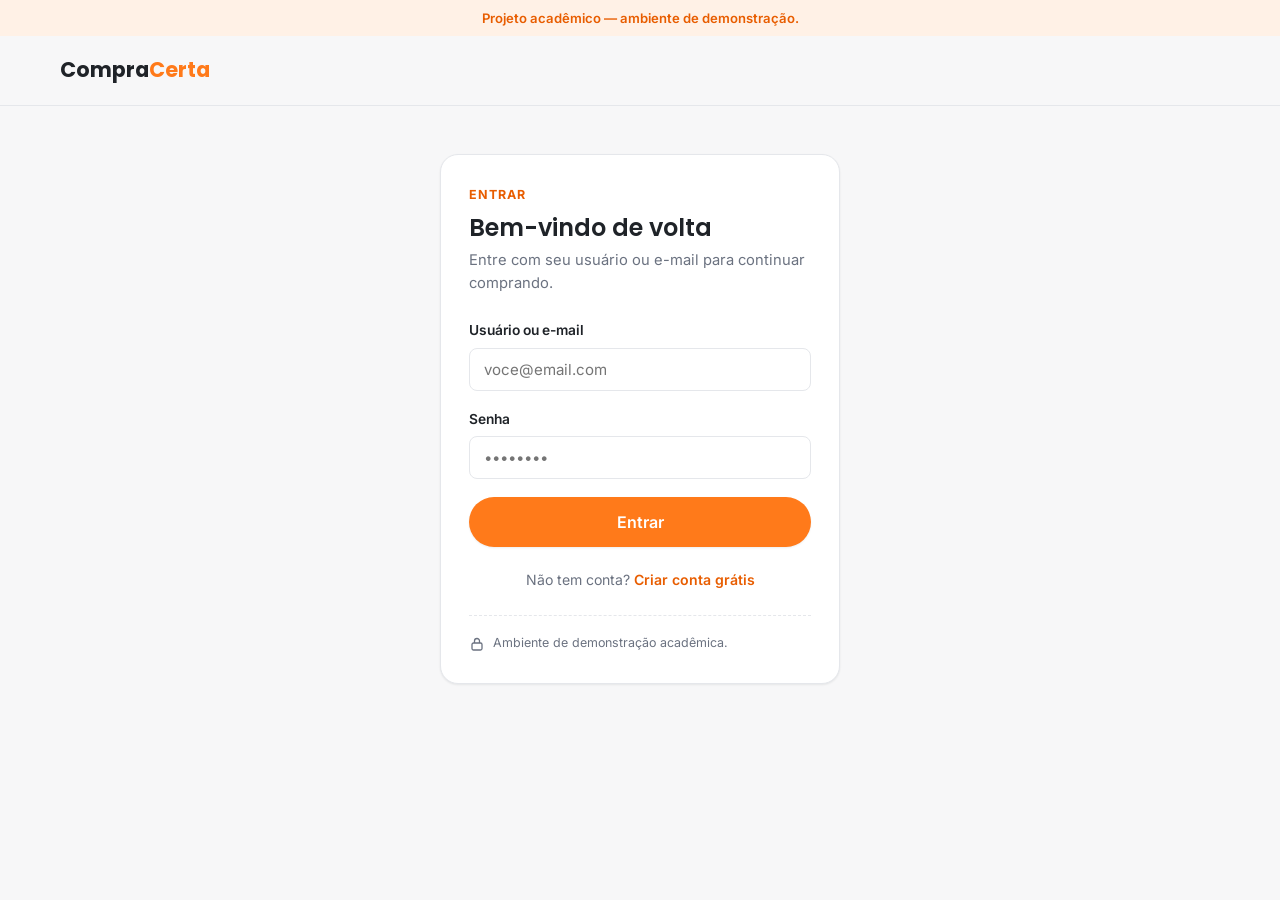
<file: site/pages/pedidos.html>
<!doctype html>
<html lang="pt-BR">
<head>
<meta http-equiv="Content-Security-Policy" content="default-src 'none'; script-src 'self'; style-src 'self'; font-src 'self'; img-src 'self' data: https://images.unsplash.com; connect-src 'self'; base-uri 'none'; form-action 'self'; object-src 'none'">
<meta charset="utf-8">
<meta name="referrer" content="strict-origin-when-cross-origin">
<script src="../js/seguranca-log.js"></script>
<script src="../js/armazenamento.js"></script>
<script src="../js/api.js"></script>
<script src="../js/auth.js" data-exigir-sessao data-login="login.html"></script>
<meta name="viewport" content="width=device-width, initial-scale=1">
<title>Meus pedidos — CompraCerta</title>
<link rel="stylesheet" href="../css/fonts.css">
<link rel="stylesheet" href="../css/style.css">
<link rel="stylesheet" href="../css/pedidos.css">
</head>
<body>

<p class="study-banner">Projeto acadêmico — catálogo, carrinho e pagamento são 100% simulados.</p>

<header class="site-header">
  <div class="header-top">
    <div class="container header-inner">
      <a class="logo" href="../index.html">Compra<span>Certa</span></a>
      <form class="search-form" id="form-busca" role="search" action="produtos.html" method="get">
        <input type="search" id="campo-busca" name="busca" maxlength="100" placeholder="O que você está procurando?" aria-label="Buscar produtos">
        <button type="submit" aria-label="Buscar">🔎</button>
      </form>
      <a class="cart-link" href="carrinho.html" aria-label="Carrinho">
        🛒
        <span id="contador-carrinho" class="cart-badge" hidden>0</span>
      </a>
    </div>
  </div>
  <nav class="category-nav" aria-label="Categorias">
    <div class="container category-list">
      <a href="produtos.html">Todas</a>
      <a href="produtos.html?categoria=Smartphones">Smartphones</a>
      <a href="produtos.html?categoria=Notebooks">Notebooks</a>
      <a href="produtos.html?categoria=Computadores">Computadores</a>
      <a href="produtos.html?categoria=Periféricos">Periféricos</a>
      <a href="produtos.html?categoria=Monitores">Monitores</a>
      <a href="produtos.html?categoria=Fones de ouvido">Fones de ouvido</a>
      <a href="produtos.html?categoria=Acessórios">Acessórios</a>
      <a href="produtos.html?categoria=Eletrônicos">Eletrônicos</a>
    </div>
  </nav>
</header>

<main>
  <div class="container section">
    <h1 class="section-title pedidos-titulo">Meus pedidos</h1>
    <p id="pedidos-aviso" class="pedidos-aviso" role="alert" hidden></p>
    <p id="pedidos-vazio" class="empty-state" hidden>
      Você ainda não fez nenhum pedido. <a href="produtos.html">Ver produtos</a>.
    </p>
    <div id="lista-pedidos" class="pedidos-lista"></div>
  </div>
</main>

<footer class="site-footer">
  <div class="container">
    <div class="footer-bottom">
      © 2026 CompraCerta. Projeto de estudo — não processa pagamentos reais.
    </div>
  </div>
</footer>

<script src="../js/config.js"></script>
<script src="../data/produtos.js"></script>
<script src="../js/dom.js"></script>
<script src="../js/carrinho.js"></script>
<script src="../js/pedidos.js"></script>

</body>
</html>
</file>
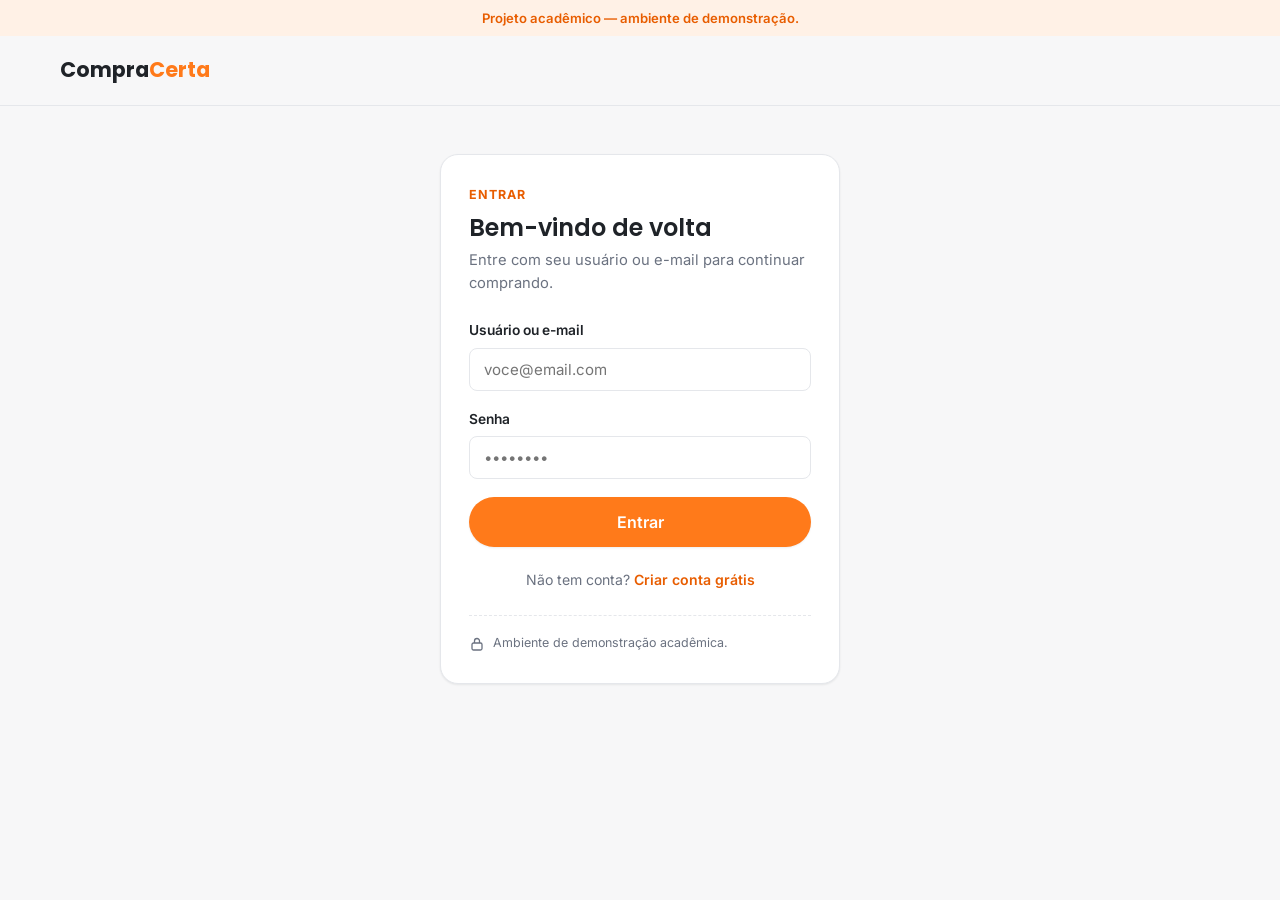
<file: site/pages/produto.html>
<!doctype html>
<html lang="pt-BR">
<head>
<meta http-equiv="Content-Security-Policy" content="default-src 'none'; script-src 'self'; style-src 'self'; font-src 'self'; img-src 'self' data: https://images.unsplash.com; connect-src 'self'; base-uri 'none'; form-action 'self'; object-src 'none'">
<meta charset="utf-8">
<meta name="referrer" content="strict-origin-when-cross-origin">
<script src="../js/seguranca-log.js"></script>
<script src="../js/armazenamento.js"></script>
<script src="../js/api.js"></script>
<script src="../js/auth.js" data-exigir-sessao data-login="login.html"></script>
<meta name="viewport" content="width=device-width, initial-scale=1">
<title>Produto — CompraCerta</title>
<link rel="stylesheet" href="../css/fonts.css">
<link rel="stylesheet" href="../css/style.css">
<link rel="stylesheet" href="../css/produto.css">
</head>
<body>

<p class="study-banner">Projeto acadêmico — catálogo, carrinho e pagamento são 100% simulados.</p>

<header class="site-header">
  <div class="header-top">
    <div class="container header-inner">
      <a class="logo" href="../index.html">Compra<span>Certa</span></a>
      <form class="search-form" id="form-busca" role="search" action="produtos.html" method="get">
        <input type="search" id="campo-busca" name="busca" maxlength="100" placeholder="O que você está procurando?" aria-label="Buscar produtos">
        <button type="submit" aria-label="Buscar">🔎</button>
      </form>
      <a class="cart-link" href="carrinho.html" aria-label="Carrinho">
        🛒
        <span id="contador-carrinho" class="cart-badge" hidden>0</span>
      </a>
    </div>
  </div>
  <nav class="category-nav" aria-label="Categorias">
    <div class="container category-list">
      <a href="produtos.html">Todas</a>
      <a href="produtos.html?categoria=Smartphones">Smartphones</a>
      <a href="produtos.html?categoria=Notebooks">Notebooks</a>
      <a href="produtos.html?categoria=Computadores">Computadores</a>
      <a href="produtos.html?categoria=Periféricos">Periféricos</a>
      <a href="produtos.html?categoria=Monitores">Monitores</a>
      <a href="produtos.html?categoria=Fones de ouvido">Fones de ouvido</a>
      <a href="produtos.html?categoria=Acessórios">Acessórios</a>
      <a href="produtos.html?categoria=Eletrônicos">Eletrônicos</a>
    </div>
  </nav>
</header>

<main>
  <div class="container section">
    <p class="breadcrumb"><a href="../index.html">Início</a> / <a href="produtos.html">Catálogo</a> / Produto</p>

    <p id="produto-nao-encontrado" class="empty-state" hidden>
      Produto não encontrado. <a href="produtos.html">Voltar para o catálogo</a>.
    </p>

    <div id="conteudo-produto" class="product-detail" hidden>
      <div class="product-detail-image">
        <img id="produto-imagem" src="" alt="">
      </div>

      <div class="product-detail-info">
        <span id="produto-categoria"></span>
        <h1 id="produto-nome"></h1>

        <div class="rating-row">
          <span class="stars" id="produto-estrelas" aria-hidden="true"></span>
          <span id="produto-avaliacao-numero"></span>
          <span id="produto-numero-avaliacoes"></span>
        </div>

        <div class="price-row">
          <span id="produto-preco"></span>
          <span id="produto-preco-anterior" hidden></span>
          <span id="produto-desconto" hidden></span>
        </div>

        <p id="produto-descricao"></p>

        <ul class="specs-list" id="produto-especificacoes"></ul>

        <p id="produto-disponibilidade"></p>

        <div id="seletor-quantidade">
          <span>Quantidade:</span>
          <div class="qty-stepper">
            <button type="button" id="btn-diminuir" aria-label="Diminuir quantidade">−</button>
            <span id="quantidade-valor">1</span>
            <button type="button" id="btn-aumentar" aria-label="Aumentar quantidade">+</button>
          </div>
        </div>

        <div id="produto-acoes">
          <button type="button" id="btn-adicionar-carrinho" class="btn btn-secondary btn-lg">Adicionar ao carrinho</button>
          <button type="button" id="btn-comprar-agora" class="btn btn-primary btn-lg">Comprar agora</button>
        </div>

        <p id="aviso-carrinho" role="status" hidden>Produto adicionado ao carrinho.</p>
      </div>
    </div>
  </div>
</main>

<footer class="site-footer">
  <div class="container">
    <div class="footer-bottom">
      © 2026 CompraCerta. Projeto de estudo — não processa pagamentos reais.
    </div>
  </div>
</footer>

<script src="../js/config.js"></script>
<script src="../data/produtos.js"></script>
<script src="../js/dom.js"></script>
<script src="../js/carrinho.js"></script>
<script src="../js/produto.js"></script>

</body>
</html>
</file>
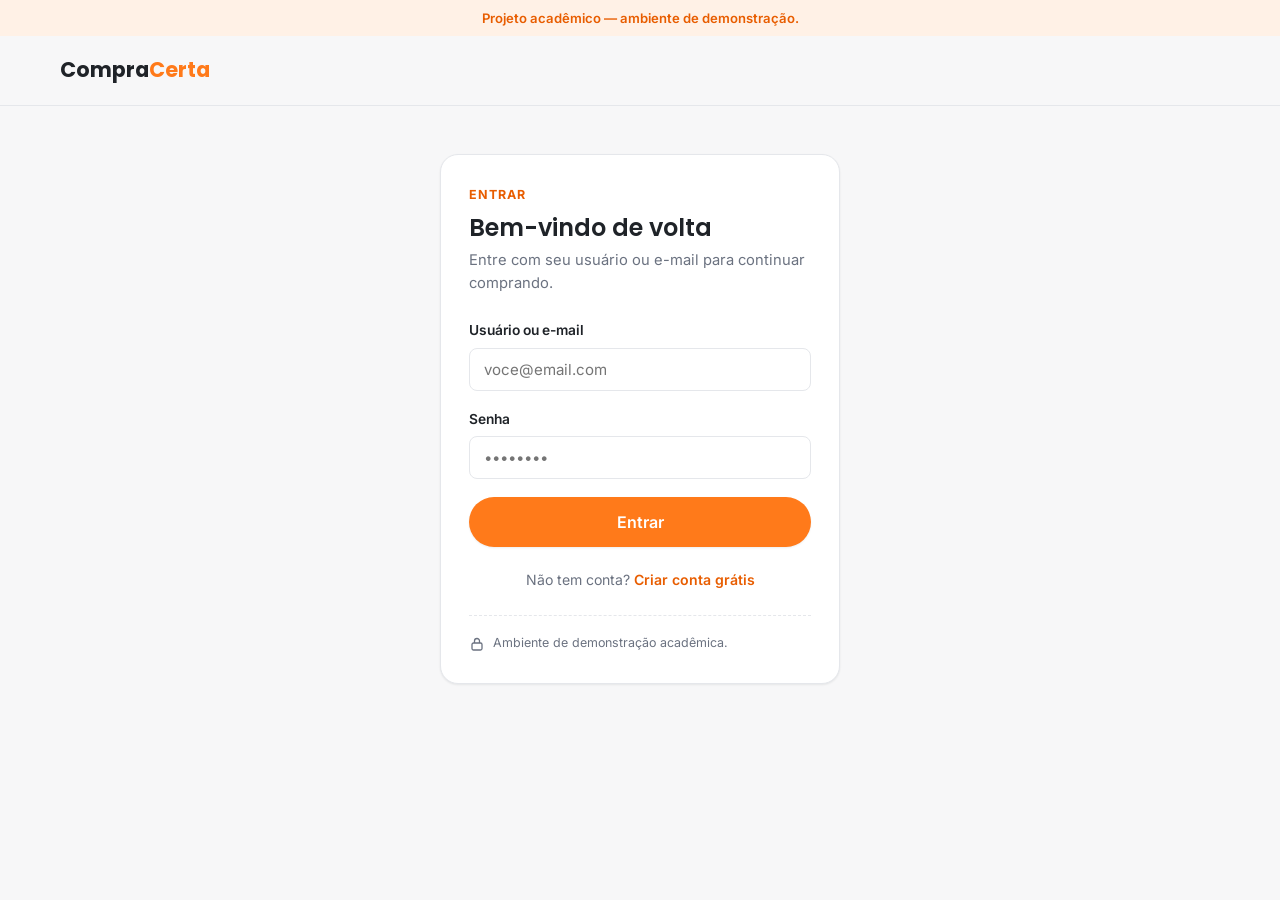
<file: site/pages/produtos.html>
<!doctype html>
<html lang="pt-BR">
<head>
<meta http-equiv="Content-Security-Policy" content="default-src 'none'; script-src 'self'; style-src 'self'; font-src 'self'; img-src 'self' data: https://images.unsplash.com; connect-src 'self'; base-uri 'none'; form-action 'self'; object-src 'none'">
<meta charset="utf-8">
<meta name="referrer" content="strict-origin-when-cross-origin">
<script src="../js/seguranca-log.js"></script>
<script src="../js/armazenamento.js"></script>
<script src="../js/api.js"></script>
<script src="../js/auth.js" data-exigir-sessao data-login="login.html"></script>
<meta name="viewport" content="width=device-width, initial-scale=1">
<title>Catálogo — CompraCerta</title>
<meta name="description" content="Catálogo de produtos com busca, filtro por categoria e paginação.">
<link rel="stylesheet" href="../css/fonts.css">
<link rel="stylesheet" href="../css/style.css">
<link rel="stylesheet" href="../css/produtos.css">
</head>
<body>

<p class="study-banner">Projeto acadêmico — catálogo, carrinho e pagamento são 100% simulados.</p>

<header class="site-header">
  <div class="header-top">
    <div class="container header-inner">
      <a class="logo" href="../index.html">Compra<span>Certa</span></a>
      <form class="search-form" id="form-busca" role="search" action="produtos.html" method="get">
        <input type="search" id="campo-busca" name="busca" maxlength="100" placeholder="O que você está procurando?" aria-label="Buscar produtos">
        <button type="submit" aria-label="Buscar">🔎</button>
      </form>
      <a class="cart-link" href="carrinho.html" aria-label="Carrinho">
        🛒
        <span id="contador-carrinho" class="cart-badge" hidden>0</span>
      </a>
    </div>
  </div>
  <nav class="category-nav" aria-label="Categorias">
    <div class="container category-list">
      <a href="produtos.html">Todas</a>
      <a href="produtos.html?categoria=Smartphones">Smartphones</a>
      <a href="produtos.html?categoria=Notebooks">Notebooks</a>
      <a href="produtos.html?categoria=Computadores">Computadores</a>
      <a href="produtos.html?categoria=Periféricos">Periféricos</a>
      <a href="produtos.html?categoria=Monitores">Monitores</a>
      <a href="produtos.html?categoria=Fones de ouvido">Fones de ouvido</a>
      <a href="produtos.html?categoria=Acessórios">Acessórios</a>
      <a href="produtos.html?categoria=Eletrônicos">Eletrônicos</a>
    </div>
  </nav>
</header>

<main>
  <div class="container section">
    <div class="catalog-header">
      <h1 class="section-title">Catálogo de produtos</h1>
      <div class="filters-bar" id="filtros-categoria"></div>
      <p id="resultado-info"></p>
    </div>

    <div class="products-grid" id="grade-produtos"></div>

    <nav class="pagination" id="paginacao" aria-label="Paginação"></nav>
  </div>
</main>

<footer class="site-footer">
  <div class="container">
    <div class="footer-bottom">
      © 2026 CompraCerta. Projeto de estudo — não processa pagamentos reais.
    </div>
  </div>
</footer>

<script src="../js/config.js"></script>
<script src="../data/produtos.js"></script>
<script src="../js/dom.js"></script>
<script src="../js/carrinho.js"></script>
<script src="../js/produtos.js"></script>

</body>
</html>
</file>
<file: site/css/fonts.css>
/* Fontes servidas pelo próprio site (sem Google Fonts em tempo de execução).
   Arquivos .woff2 (subconjunto latin) baixados de fonts.gstatic.com, canal
   oficial do Google Fonts. Licença SIL Open Font License 1.1: ver
   fonts/OFL-Inter.txt e fonts/OFL-Poppins.txt. */

@font-face {
  font-family: "Inter";
  font-style: normal;
  font-weight: 400 700;
  font-display: swap;
  src: url("../fonts/inter-latin-var.woff2") format("woff2");
}

@font-face {
  font-family: "Poppins";
  font-style: normal;
  font-weight: 600;
  font-display: swap;
  src: url("../fonts/poppins-latin-600.woff2") format("woff2");
}

@font-face {
  font-family: "Poppins";
  font-style: normal;
  font-weight: 700;
  font-display: swap;
  src: url("../fonts/poppins-latin-700.woff2") format("woff2");
}
</file>
<file: site/css/style.css>
/* =========================================================
   style.css — tokens e base compartilhada por TODAS as páginas
   (header, footer, botões, cards de produto, grid, formulários)
   ========================================================= */

:root {
  --laranja: #FF7A1A;
  --laranja-escuro: #E85D00;
  --laranja-claro: #FFF1E6;
  --laranja-claro-2: #FFE0C2;

  --ink: #1F2328;
  --ink-soft: #6B7280;
  --bg: #F7F7F8;
  --surface: #FFFFFF;
  --surface-2: #FAFAFB;
  --line: #E5E7EB;

  --good: #1F9254;
  --good-tint: #E7F7EE;
  --bad: #D93025;
  --bad-tint: #FDEDEC;
  --star: #FFB100;

  --font-heading: "Poppins", "Segoe UI", Arial, sans-serif;
  --font-body: "Inter", "Segoe UI", Arial, sans-serif;

  --radius-sm: 8px;
  --radius-md: 12px;
  --radius-lg: 18px;

  --shadow-sm: 0 1px 2px rgba(31, 35, 40, 0.08);
  --shadow-md: 0 8px 24px rgba(31, 35, 40, 0.10);
  --shadow-lg: 0 20px 48px rgba(232, 93, 0, 0.20);

  --header-height: 64px;
}

* { box-sizing: border-box; }

[hidden] { display: none !important; }

@media (prefers-reduced-motion: reduce) {
  * { transition: none !important; animation: none !important; }
}

html { scroll-behavior: smooth; }

body {
  margin: 0;
  background: var(--bg);
  color: var(--ink);
  font-family: var(--font-body);
  font-size: 15px;
  line-height: 1.55;
  -webkit-font-smoothing: antialiased;
}

h1, h2, h3 {
  font-family: var(--font-heading);
  font-weight: 600;
  line-height: 1.2;
  margin: 0;
}

p { margin: 0; }
ul { margin: 0; padding: 0; list-style: none; }
img { max-width: 100%; display: block; }

a { color: inherit; text-decoration: none; }

a:focus-visible, button:focus-visible, input:focus-visible, select:focus-visible {
  outline: 2px solid var(--laranja);
  outline-offset: 2px;
  border-radius: 4px;
}

.container {
  max-width: 1200px;
  margin: 0 auto;
  padding: 0 20px;
}

.section {
  padding: 40px 0;
}

.section-header {
  display: flex;
  align-items: baseline;
  justify-content: space-between;
  gap: 12px;
  margin-bottom: 20px;
}

.section-title {
  font-size: 1.4rem;
}

.section-link {
  font-size: 0.88rem;
  font-weight: 600;
  color: var(--laranja-escuro);
}
.section-link:hover { text-decoration: underline; }

.empty-state {
  padding: 40px 20px;
  text-align: center;
  color: var(--ink-soft);
  background: var(--surface);
  border: 1px dashed var(--line);
  border-radius: var(--radius-md);
}

.study-banner {
  background: var(--laranja-claro);
  color: var(--laranja-escuro);
  text-align: center;
  font-size: 0.82rem;
  font-weight: 600;
  padding: 8px 16px;
}

/* ===== Botões ===== */
.btn {
  display: inline-flex;
  align-items: center;
  justify-content: center;
  gap: 8px;
  padding: 11px 22px;
  border-radius: 999px;
  border: 1.5px solid transparent;
  font-family: var(--font-body);
  font-weight: 600;
  font-size: 0.94rem;
  cursor: pointer;
  transition: transform 0.15s ease, box-shadow 0.15s ease, background 0.15s ease, border-color 0.15s ease, opacity 0.15s ease;
  white-space: nowrap;
}
.btn-primary {
  background: var(--laranja);
  color: #ffffff;
  box-shadow: var(--shadow-sm);
}
.btn-primary:hover:not(:disabled) { background: var(--laranja-escuro); box-shadow: var(--shadow-md); transform: translateY(-1px); }
.btn-primary:disabled { opacity: 0.6; cursor: not-allowed; }

.btn-secondary {
  background: transparent;
  color: var(--ink);
  border-color: var(--line);
}
.btn-secondary:hover { border-color: var(--laranja); color: var(--laranja-escuro); }

.btn-ghost {
  background: transparent;
  color: var(--laranja-escuro);
  padding: 8px 12px;
}
.btn-ghost:hover { background: var(--laranja-claro); }

.btn-lg { padding: 14px 28px; font-size: 1rem; }
.btn-block { display: flex; width: 100%; }

/* ===== Header ===== */
.site-header {
  position: sticky;
  top: 0;
  z-index: 20;
  background: var(--surface);
  border-bottom: 1px solid var(--line);
}

.header-top {
  padding: 14px 0;
}

.header-inner {
  display: flex;
  align-items: center;
  gap: 16px;
  flex-wrap: wrap;
}

.logo {
  font-family: var(--font-heading);
  font-weight: 700;
  font-size: 1.4rem;
  color: var(--ink);
  flex-shrink: 0;
}
.logo span { color: var(--laranja); }

.search-form {
  flex: 1 1 260px;
  display: flex;
  min-width: 0;
}
.search-form input {
  flex: 1;
  min-width: 0;
  padding: 10px 16px;
  border: 1.5px solid var(--line);
  border-right: none;
  border-radius: 999px 0 0 999px;
  font-family: var(--font-body);
  font-size: 0.92rem;
  background: var(--surface-2);
}
.search-form input:focus { outline: none; border-color: var(--laranja); }
.search-form button {
  border: 1.5px solid var(--laranja);
  background: var(--laranja);
  color: #fff;
  border-radius: 0 999px 999px 0;
  padding: 0 18px;
  cursor: pointer;
  font-size: 1rem;
}
.search-form button:hover { background: var(--laranja-escuro); }

.account-link {
  display: inline-flex;
  align-items: center;
  gap: 6px;
  flex-shrink: 0;
  padding: 6px 10px;
  border-radius: var(--radius-sm);
  font-size: 0.86rem;
  font-weight: 600;
  color: var(--ink);
}
.account-link:hover { background: var(--surface-2); color: var(--laranja-escuro); }
.account-link span:first-child { font-size: 1.1rem; }

button.account-link {
  border: 1.5px solid var(--line);
  background: transparent;
  font-family: var(--font-body);
  cursor: pointer;
}
button.account-link:hover { border-color: var(--laranja); }

.cart-link {
  position: relative;
  display: inline-flex;
  align-items: center;
  gap: 6px;
  font-size: 1.4rem;
  flex-shrink: 0;
  padding: 6px;
}
.cart-badge {
  position: absolute;
  top: -2px;
  right: -2px;
  min-width: 18px;
  height: 18px;
  padding: 0 4px;
  border-radius: 999px;
  background: var(--laranja-escuro);
  color: #fff;
  font-size: 0.68rem;
  font-weight: 700;
  display: flex;
  align-items: center;
  justify-content: center;
}

.category-nav {
  background: var(--laranja);
  overflow-x: auto;
}
.category-list {
  display: flex;
  gap: 4px;
  padding: 0;
}
.category-list a,
.category-list button {
  flex-shrink: 0;
  padding: 10px 14px;
  color: #fff;
  font-size: 0.86rem;
  font-weight: 500;
  background: transparent;
  border: none;
  cursor: pointer;
  font-family: var(--font-body);
  white-space: nowrap;
}
.category-list a:hover,
.category-list button:hover {
  background: rgba(255, 255, 255, 0.15);
}

/* ===== Footer ===== */
.site-footer {
  margin-top: 60px;
  background: var(--ink);
  color: #d7dade;
  padding: 36px 0 20px;
}
.footer-grid {
  display: grid;
  gap: 24px;
  grid-template-columns: 1fr;
  margin-bottom: 24px;
}
.footer-grid h4 {
  color: #fff;
  font-size: 0.95rem;
  margin-bottom: 10px;
}
.footer-grid p, .footer-grid li {
  font-size: 0.84rem;
  color: #aab0b8;
  line-height: 1.8;
}
.footer-bottom {
  border-top: 1px solid rgba(255, 255, 255, 0.1);
  padding-top: 16px;
  font-size: 0.78rem;
  color: #8b9199;
  text-align: center;
}

/* ===== Cards de produto (usados na Home e no Catálogo) ===== */
.products-grid {
  display: grid;
  grid-template-columns: repeat(2, 1fr);
  gap: 16px;
}

.product-card {
  background: var(--surface);
  border-radius: var(--radius-lg);
  border: 1px solid var(--line);
  overflow: hidden;
  box-shadow: var(--shadow-sm);
  transition: box-shadow 0.18s ease, transform 0.18s ease;
  display: flex;
  flex-direction: column;
}
.product-card:hover {
  box-shadow: var(--shadow-md);
  transform: translateY(-3px);
}

.product-card-image {
  position: relative;
  aspect-ratio: 1 / 1;
  background: var(--surface-2);
  overflow: hidden;
}
.product-card-image img {
  width: 100%;
  height: 100%;
  object-fit: cover;
}
.product-badge {
  position: absolute;
  top: 10px;
  left: 10px;
  background: var(--laranja-escuro);
  color: #fff;
  font-size: 0.7rem;
  font-weight: 700;
  padding: 4px 8px;
  border-radius: 999px;
}

.product-card-body {
  padding: 14px;
  display: flex;
  flex-direction: column;
  gap: 6px;
  flex: 1;
}
.product-card-category {
  font-size: 0.7rem;
  text-transform: uppercase;
  letter-spacing: 0.04em;
  color: var(--ink-soft);
}
.product-card-name {
  font-size: 0.92rem;
  font-weight: 600;
  font-family: var(--font-body);
  display: -webkit-box;
  -webkit-line-clamp: 2;
  -webkit-box-orient: vertical;
  overflow: hidden;
  min-height: 2.6em;
}
.product-card-rating {
  display: flex;
  align-items: center;
  gap: 6px;
  font-size: 0.78rem;
}
.stars { color: var(--star); letter-spacing: 1px; }
.rating-count { color: var(--ink-soft); }

.product-card-price {
  margin-top: auto;
  display: flex;
  flex-direction: column;
  gap: 2px;
}
.price-old {
  font-size: 0.76rem;
  color: var(--ink-soft);
  text-decoration: line-through;
}
.price-current {
  font-size: 1.05rem;
  font-weight: 700;
  color: var(--ink);
}
.out-of-stock {
  color: var(--bad);
  font-size: 0.76rem;
  font-weight: 600;
}

/* ===== Formulários (usados no checkout) ===== */
.field {
  display: flex;
  flex-direction: column;
  gap: 6px;
  margin-bottom: 18px;
}
.field label {
  font-size: 0.86rem;
  font-weight: 600;
}
.input {
  font-family: var(--font-body);
  font-size: 0.94rem;
  color: var(--ink);
  background: var(--surface);
  border: 1.5px solid var(--line);
  border-radius: var(--radius-sm);
  padding: 11px 14px;
  transition: border-color 0.15s ease;
  width: 100%;
}
.input:focus { outline: none; border-color: var(--laranja); }
.field-error {
  min-height: 1.1em;
  font-size: 0.78rem;
  color: var(--bad);
}

/* ===== Home: banner e categorias ===== */
.hero-banner {
  background: linear-gradient(135deg, var(--laranja) 0%, var(--laranja-escuro) 100%);
  border-radius: var(--radius-lg);
  padding: 40px 28px;
  color: #fff;
  box-shadow: var(--shadow-lg);
  display: flex;
  flex-direction: column;
  gap: 14px;
  align-items: flex-start;
}
.hero-banner .eyebrow {
  font-size: 0.78rem;
  font-weight: 700;
  letter-spacing: 0.08em;
  text-transform: uppercase;
  opacity: 0.9;
}
.hero-banner h1 {
  font-size: clamp(1.6rem, 4vw, 2.4rem);
  max-width: 22ch;
}
.hero-banner p {
  max-width: 46ch;
  opacity: 0.95;
}
.hero-banner .btn-primary {
  background: #fff;
  color: var(--laranja-escuro);
}
.hero-banner .btn-primary:hover { background: var(--laranja-claro); }

.category-grid {
  display: grid;
  grid-template-columns: repeat(2, 1fr);
  gap: 14px;
}
.category-tile {
  background: var(--surface);
  border: 1px solid var(--line);
  border-radius: var(--radius-md);
  padding: 18px 12px;
  text-align: center;
  font-size: 0.86rem;
  font-weight: 600;
  box-shadow: var(--shadow-sm);
  transition: box-shadow 0.15s ease, transform 0.15s ease, border-color 0.15s ease;
}
.category-tile:hover {
  box-shadow: var(--shadow-md);
  transform: translateY(-2px);
  border-color: var(--laranja);
  color: var(--laranja-escuro);
}

/* ===== Responsivo ===== */
@media (min-width: 640px) {
  .products-grid { grid-template-columns: repeat(3, 1fr); }
  .footer-grid { grid-template-columns: repeat(2, 1fr); }
  .category-grid { grid-template-columns: repeat(4, 1fr); }
}

@media (min-width: 860px) {
  .header-inner { flex-wrap: nowrap; }
  .search-form { flex: 1 1 auto; }
  .products-grid { grid-template-columns: repeat(4, 1fr); }
  .footer-grid { grid-template-columns: repeat(4, 1fr); }
  .category-grid { grid-template-columns: repeat(8, 1fr); }
  .hero-banner { padding: 56px 48px; }
}

/* Classes que substituem atributos style inline (exigência da CSP sem 'unsafe-inline') */
.section-hero { padding-bottom: 0; }
.footer-logo-destaque { color: #FF7A1A; }
</file>
<file: site/css/auth.css>
/* =========================================================
   auth.css — específico das páginas de cadastro e login
   Reaproveita tokens de style.css (.field, .input, .btn,
   --good/--bad) e o padrão visual de checkout.css
   (result-icon, study-disclaimer) para manter consistência.
   ========================================================= */

.auth-header {
  padding: 18px 0;
  border-bottom: 1px solid var(--line);
}
.auth-header .logo { font-size: 1.3rem; }

.auth-shell {
  max-width: 440px;
  margin: 0 auto;
  padding: 48px 20px 80px;
}

.auth-card {
  background: var(--surface);
  border: 1px solid var(--line);
  border-radius: var(--radius-lg);
  padding: 30px 28px;
  box-shadow: var(--shadow-sm);
}

.role-toggle {
  display: flex;
  gap: 6px;
  background: var(--surface-2);
  border-radius: var(--radius-sm);
  padding: 4px;
  margin-bottom: 22px;
}
.role-toggle-btn {
  flex: 1;
  padding: 9px 10px;
  border: none;
  background: transparent;
  border-radius: 7px;
  font-family: var(--font-body);
  font-size: 0.84rem;
  font-weight: 600;
  color: var(--ink-soft);
  cursor: pointer;
  transition: background 0.15s ease, color 0.15s ease, box-shadow 0.15s ease;
}
.role-toggle-btn.active {
  background: var(--surface);
  color: var(--laranja-escuro);
  box-shadow: var(--shadow-sm);
}

.auth-eyebrow {
  font-size: 0.78rem;
  font-weight: 700;
  letter-spacing: 0.08em;
  text-transform: uppercase;
  color: var(--laranja-escuro);
  margin-bottom: 10px;
}

.auth-card h1 { font-size: 1.5rem; margin-bottom: 6px; }

.auth-sub {
  color: var(--ink-soft);
  font-size: 0.92rem;
  margin-bottom: 26px;
}

.form-banner {
  display: none;
  align-items: flex-start;
  gap: 8px;
  border-radius: var(--radius-sm);
  padding: 11px 13px;
  font-size: 0.86rem;
  margin-bottom: 18px;
}
.form-banner.visible { display: flex; }
.form-banner.error { background: var(--bad-tint); color: var(--bad); border: 1px solid rgba(217, 48, 37, 0.22); }
.form-banner.success { background: var(--good-tint); color: var(--good); border: 1px solid rgba(31, 146, 84, 0.22); }

.field-hint {
  font-size: 0.78rem;
  color: var(--ink-soft);
  margin-top: -10px;
  margin-bottom: 18px;
}

.password-checklist {
  display: flex;
  flex-direction: column;
  gap: 4px;
  margin: -8px 0 20px;
  padding: 0;
  list-style: none;
}
.password-checklist li {
  position: relative;
  padding-left: 20px;
  font-size: 0.78rem;
  color: var(--ink-soft);
  transition: color 0.15s ease;
}
.password-checklist li::before {
  content: "○";
  position: absolute;
  left: 0;
  font-size: 0.7rem;
  top: 1px;
}
.password-checklist li.met {
  color: var(--good);
}
.password-checklist li.met::before {
  content: "●";
}

.auth-footer {
  text-align: center;
  margin-top: 22px;
  font-size: 0.88rem;
  color: var(--ink-soft);
}
.auth-footer a { color: var(--laranja-escuro); font-weight: 600; }
.auth-footer a:hover { text-decoration: underline; }

/* aviso de protótipo — mesmo padrão do .study-disclaimer usado no checkout */
.auth-disclaimer {
  display: flex;
  align-items: flex-start;
  gap: 8px;
  margin-top: 24px;
  padding-top: 18px;
  border-top: 1px dashed var(--line);
  font-size: 0.78rem;
  color: var(--ink-soft);
  line-height: 1.5;
}
.auth-disclaimer svg { flex-shrink: 0; margin-top: 2px; color: var(--ink-soft); }

/* painel de confirmação (cadastro) — reaproveita a linguagem do result-icon do checkout */
.confirm-panel { display: none; text-align: center; }
.confirm-panel.visible { display: block; }
.auth-card.is-confirmed .auth-form-group { display: none; }

.confirm-panel .result-icon {
  width: 56px;
  height: 56px;
  border-radius: 50%;
  display: flex;
  align-items: center;
  justify-content: center;
  margin: 0 auto 18px;
  background: var(--good);
  color: #fff;
}
.confirm-panel h1 { font-size: 1.4rem; margin-bottom: 8px; }
.confirm-panel p { color: var(--ink-soft); font-size: 0.92rem; margin-bottom: 24px; }

/* Verificação em duas etapas (pages/conta.html) */
.mfa-passos { margin: 0 0 16px; padding-left: 20px; font-size: 0.9rem; color: var(--ink-soft); }
.mfa-passos li { margin-bottom: 6px; }
.mfa-qr { display: flex; justify-content: center; margin: 8px 0 12px; }
.mfa-qr img { background: #fff; border: 1px solid var(--line); border-radius: 8px; padding: 6px; }
.mfa-codigos {
  display: grid;
  grid-template-columns: 1fr 1fr;
  gap: 6px 16px;
  list-style: none;
  margin: 0 0 12px;
  padding: 12px 16px;
  border: 1px dashed var(--line);
  border-radius: 8px;
  font-family: ui-monospace, "SFMono-Regular", Consolas, monospace;
  font-size: 0.95rem;
}
.auth-card section .btn + .btn, #formCodigo .btn + .btn { margin-top: 10px; }
#chaveManual { overflow-wrap: anywhere; }
.lembrar-dispositivo { display: flex; align-items: center; gap: 8px; margin: -6px 0 18px; font-size: 0.88rem; color: var(--ink-soft); cursor: pointer; }
</file>
<file: site/css/carrinho.css>
/* =========================================================
   carrinho.css — específico da página de carrinho
   ========================================================= */

.cart-layout {
  display: grid;
  grid-template-columns: 1fr;
  gap: 24px;
  align-items: start;
}

.cart-items {
  background: var(--surface);
  border: 1px solid var(--line);
  border-radius: var(--radius-lg);
  padding: 8px 20px;
  box-shadow: var(--shadow-sm);
}

.cart-item {
  display: grid;
  grid-template-columns: 64px 1fr;
  gap: 14px;
  padding: 16px 0;
  border-bottom: 1px solid var(--line);
}
.cart-item:last-child { border-bottom: none; }

.cart-item-image {
  width: 64px;
  height: 64px;
  border-radius: var(--radius-sm);
  overflow: hidden;
  background: var(--surface-2);
}
.cart-item-image img { width: 100%; height: 100%; object-fit: cover; }

.cart-item-info {
  display: flex;
  flex-direction: column;
  gap: 6px;
}
.cart-item-nome { font-weight: 600; font-size: 0.94rem; }
.cart-item-preco-unit { font-size: 0.8rem; color: var(--ink-soft); }

.cart-item-controls {
  display: flex;
  align-items: center;
  justify-content: space-between;
  gap: 10px;
  flex-wrap: wrap;
}

.qty-stepper-sm {
  display: flex;
  align-items: center;
  border: 1.5px solid var(--line);
  border-radius: 999px;
  overflow: hidden;
}
.qty-stepper-sm button {
  width: 28px;
  height: 28px;
  border: none;
  background: var(--surface-2);
  cursor: pointer;
  font-size: 0.95rem;
}
.qty-stepper-sm button:hover { background: var(--laranja-claro); }
.qty-stepper-sm span { min-width: 26px; text-align: center; font-weight: 600; font-size: 0.86rem; }

.cart-item-subtotal { font-weight: 700; font-size: 0.94rem; }

.cart-item-remove {
  background: none;
  border: none;
  color: var(--bad);
  font-size: 0.8rem;
  font-weight: 600;
  cursor: pointer;
  padding: 4px 0;
}
.cart-item-remove:hover { text-decoration: underline; }

.cart-summary {
  background: var(--surface);
  border: 1px solid var(--line);
  border-radius: var(--radius-lg);
  padding: 22px;
  box-shadow: var(--shadow-sm);
  position: sticky;
  top: 84px;
}
.cart-summary h2 { font-size: 1.1rem; margin-bottom: 16px; }

.summary-line {
  display: flex;
  justify-content: space-between;
  font-size: 0.9rem;
  padding: 6px 0;
  color: var(--ink-soft);
}
.summary-line.total {
  color: var(--ink);
  font-weight: 700;
  font-size: 1.1rem;
  border-top: 1px dashed var(--line);
  margin-top: 8px;
  padding-top: 12px;
}

.cart-summary .btn { margin-top: 16px; }

@media (min-width: 860px) {
  .cart-layout { grid-template-columns: 2fr 1fr; }
  .cart-item { grid-template-columns: 80px 1fr; }
}

.cart-limit-warning {
  margin: 12px 0 4px;
  padding: 8px 12px;
  font-size: 0.85rem;
  color: var(--bad);
  background: var(--surface-2);
  border-radius: var(--radius-sm);
}

.cart-title { margin-bottom: 20px; }
.cart-continue { margin-top: 10px; }
</file>
<file: site/css/checkout.css>
/* =========================================================
   checkout.css — específico da página de checkout
   (indicador de etapas, resumo, formulário, pagamento, modais)
   ========================================================= */

.checkout-layout {
  max-width: 640px;
  margin: 0 auto;
}

#indicador-etapas {
  display: flex;
  justify-content: center;
  gap: 8px;
  margin-bottom: 28px;
}
.step-indicator-item {
  display: flex;
  align-items: center;
  gap: 8px;
  font-size: 0.82rem;
  color: var(--ink-soft);
  font-weight: 600;
}
.step-indicator-item .step-number {
  width: 26px;
  height: 26px;
  border-radius: 50%;
  border: 1.5px solid var(--line);
  display: flex;
  align-items: center;
  justify-content: center;
  font-size: 0.8rem;
}
.step-indicator-item.active { color: var(--laranja-escuro); }
.step-indicator-item.active .step-number { border-color: var(--laranja); background: var(--laranja); color: #fff; }
.step-indicator-item.done .step-number { border-color: var(--good); background: var(--good); color: #fff; }
.step-divider { width: 24px; height: 1.5px; background: var(--line); align-self: center; }

.checkout-card {
  background: var(--surface);
  border: 1px solid var(--line);
  border-radius: var(--radius-lg);
  padding: 24px;
  box-shadow: var(--shadow-sm);
}
.checkout-card h2 { font-size: 1.15rem; margin-bottom: 18px; }

.summary-row {
  display: flex;
  justify-content: space-between;
  gap: 12px;
  font-size: 0.9rem;
  padding: 8px 0;
  border-bottom: 1px solid var(--line);
}
.summary-row small { color: var(--ink-soft); }

.checkout-totals {
  margin-top: 14px;
  padding-top: 10px;
}
.checkout-totals .summary-line { display: flex; justify-content: space-between; font-size: 0.9rem; padding: 5px 0; color: var(--ink-soft); }
.checkout-totals .summary-line.total {
  color: var(--ink);
  font-weight: 700;
  font-size: 1.1rem;
  border-top: 1px dashed var(--line);
  margin-top: 6px;
  padding-top: 10px;
}

.checkout-actions {
  display: flex;
  justify-content: space-between;
  gap: 12px;
  margin-top: 22px;
}
.checkout-actions .btn { flex: 1; }

.payment-methods {
  display: flex;
  flex-direction: column;
  gap: 12px;
  margin-bottom: 22px;
}
.payment-option {
  display: flex;
  align-items: center;
  gap: 12px;
  border: 1.5px solid var(--line);
  border-radius: var(--radius-md);
  padding: 14px 16px;
  cursor: pointer;
  transition: border-color 0.15s ease, background 0.15s ease;
}
.payment-option:hover { border-color: var(--laranja); }
.payment-option input { accent-color: var(--laranja); width: 18px; height: 18px; }
.payment-option:has(input:checked),
.payment-option.selected {
  border-color: var(--laranja);
  background: var(--laranja-claro);
}
.payment-option-label { display: flex; flex-direction: column; }
.payment-option-title { font-weight: 600; font-size: 0.92rem; }
.payment-option-desc { font-size: 0.78rem; color: var(--ink-soft); }

.study-disclaimer {
  font-size: 0.78rem;
  color: var(--ink-soft);
  background: var(--surface-2);
  border: 1px solid var(--line);
  border-radius: var(--radius-sm);
  padding: 10px 14px;
  margin-bottom: 18px;
}

/* ===== Modal: processando / sucesso / erro ===== */
.modal-overlay {
  position: fixed;
  inset: 0;
  background: rgba(31, 35, 40, 0.55);
  display: flex;
  align-items: center;
  justify-content: center;
  padding: 20px;
  z-index: 50;
}
.modal-panel {
  background: var(--surface);
  border-radius: var(--radius-lg);
  padding: 36px 28px;
  max-width: 380px;
  width: 100%;
  text-align: center;
  box-shadow: var(--shadow-lg);
}

.spinner {
  width: 46px;
  height: 46px;
  border: 4px solid var(--laranja-claro-2);
  border-top-color: var(--laranja);
  border-radius: 50%;
  margin: 0 auto 18px;
  animation: girar 0.8s linear infinite;
}
@keyframes girar {
  to { transform: rotate(360deg); }
}

.modal-panel h3 { font-size: 1.15rem; margin-bottom: 8px; }
.modal-panel p { color: var(--ink-soft); font-size: 0.9rem; }

.result-icon {
  width: 56px;
  height: 56px;
  border-radius: 50%;
  display: flex;
  align-items: center;
  justify-content: center;
  margin: 0 auto 14px;
  font-size: 1.6rem;
  color: #fff;
}
.result-icon.success { background: var(--good); }
.result-icon.error { background: var(--bad); }

.result-details {
  margin: 16px 0;
  text-align: left;
  background: var(--surface-2);
  border-radius: var(--radius-sm);
  padding: 14px;
}
.result-details .summary-line { display: flex; justify-content: space-between; font-size: 0.88rem; padding: 4px 0; }
.result-details .summary-line span:first-child { color: var(--ink-soft); }
.result-details .summary-line span:last-child { font-weight: 700; }

.modal-panel .btn { margin-top: 16px; }
.modal-actions { display: flex; gap: 10px; margin-top: 16px; }
.modal-actions .btn { flex: 1; margin-top: 0; }

.privacy-note {
  font-size: 0.78rem;
  color: var(--ink-soft);
  margin: 0 0 14px;
}

.result-warning {
  font-size: 0.82rem;
  color: var(--bad);
  margin: 0;
}

/* Compra fora do padrão: confirmação com o código do aplicativo (MFA adaptativo) */
.verificacao-compra {
  margin: 16px 0;
  padding: 16px 18px;
  border: 1px solid var(--line);
  border-left: 4px solid var(--laranja);
  border-radius: 10px;
  background: var(--laranja-claro);
}
.verificacao-compra p { margin-bottom: 12px; font-size: 0.92rem; }
.verificacao-form { display: flex; flex-wrap: wrap; align-items: flex-end; gap: 10px; }
.verificacao-form label { flex-basis: 100%; font-size: 0.85rem; font-weight: 600; }
.verificacao-form .input { flex: 1 1 160px; }
</file>
<file: site/css/dashboard.css>
/* =========================================================
   dashboard.css — específico do painel financeiro
   Reaproveita os tokens de style.css (--laranja, --ink, etc.)
   ========================================================= */

body.dashboard-body {
  background: var(--bg);
}

.dash-topbar {
  display: flex;
  align-items: center;
  justify-content: space-between;
  padding: 16px 24px;
  background: var(--surface);
  border-bottom: 1px solid var(--line);
}
.dash-topbar .logo { font-size: 1.25rem; }
.dash-role-tag {
  display: inline-flex;
  align-items: center;
  gap: 6px;
  margin-left: 10px;
  padding: 3px 10px;
  border-radius: 999px;
  background: var(--laranja-claro);
  color: var(--laranja-escuro);
  font-size: 0.72rem;
  font-weight: 700;
  text-transform: uppercase;
  letter-spacing: 0.04em;
  vertical-align: middle;
}
.dash-account {
  display: flex;
  align-items: center;
  gap: 12px;
  font-size: 0.9rem;
}

.dash-wrap {
  max-width: 1180px;
  margin: 0 auto;
  padding: 36px 24px 80px;
}

.dash-heading { margin-bottom: 28px; }
.dash-heading h1 { font-size: 1.7rem; margin-bottom: 6px; }
.dash-heading p { color: var(--ink-soft); font-size: 0.94rem; max-width: 60ch; }

.stat-grid {
  display: grid;
  grid-template-columns: repeat(2, 1fr);
  gap: 16px;
  margin-bottom: 28px;
}
.stat-tile {
  background: var(--surface);
  border: 1px solid var(--line);
  border-radius: var(--radius-lg);
  padding: 20px 22px;
  box-shadow: var(--shadow-sm);
}
.stat-tile .stat-label {
  font-size: 0.74rem;
  text-transform: uppercase;
  letter-spacing: 0.05em;
  color: var(--ink-soft);
  font-weight: 700;
  margin-bottom: 8px;
  display: block;
}
.stat-tile .stat-value {
  font-family: var(--font-heading);
  font-size: 1.9rem;
  font-weight: 700;
  color: var(--ink);
}
.stat-tile .stat-trend {
  display: block;
  margin-top: 6px;
  font-size: 0.82rem;
  font-weight: 600;
}
.stat-trend.up { color: var(--good); }
.stat-trend.warn { color: #B7791F; }
.stat-trend.neutral { color: var(--ink-soft); font-weight: 500; }

.chart-grid {
  display: grid;
  grid-template-columns: 1fr;
  gap: 16px;
  margin-bottom: 28px;
}
.chart-card {
  background: var(--surface);
  border: 1px solid var(--line);
  border-radius: var(--radius-lg);
  padding: 22px;
  box-shadow: var(--shadow-sm);
}
.chart-card h2 { font-size: 1.05rem; margin-bottom: 2px; }
.chart-card .chart-sub { font-size: 0.8rem; color: var(--ink-soft); margin-bottom: 16px; display: block; }
.chart-card canvas { max-height: 260px; }

.table-card {
  background: var(--surface);
  border: 1px solid var(--line);
  border-radius: var(--radius-lg);
  padding: 22px;
  box-shadow: var(--shadow-sm);
}
.table-card h2 { font-size: 1.05rem; margin-bottom: 2px; }
.table-card .chart-sub { font-size: 0.8rem; color: var(--ink-soft); margin-bottom: 16px; display: block; }

.dash-table { width: 100%; border-collapse: collapse; font-size: 0.88rem; }
.dash-table th {
  text-align: left;
  font-size: 0.72rem;
  text-transform: uppercase;
  letter-spacing: 0.04em;
  color: var(--ink-soft);
  font-weight: 700;
  padding: 8px 10px;
  border-bottom: 1px solid var(--line);
}
.dash-table td { padding: 10px 10px; border-bottom: 1px solid var(--line); }
.dash-table tr:last-child td { border-bottom: none; }

.status-chip {
  display: inline-block;
  padding: 2px 9px;
  border-radius: 999px;
  font-size: 0.74rem;
  font-weight: 700;
}
.status-chip.aprovado { background: var(--good-tint); color: var(--good); }
.status-chip.pendente { background: #FEF3D6; color: #B7791F; }
.status-chip.recusado { background: var(--bad-tint); color: var(--bad); }

@media (min-width: 640px) {
  .stat-grid { grid-template-columns: repeat(4, 1fr); }
}
@media (min-width: 960px) {
  .chart-grid { grid-template-columns: 1.3fr 1fr; }
}

.chart-svg-wrap svg { width: 100%; height: auto; }
.table-scroll { overflow-x: auto; }
.dash-aviso { color: var(--bad); margin: 0 0 16px; }
</file>
<file: site/css/pedidos.css>
/* ===== Meus pedidos ===== */
.pedidos-titulo { margin-bottom: 20px; }
.pedidos-aviso { color: var(--bad); margin-bottom: 16px; }
.pedidos-lista { display: grid; gap: 16px; }

.pedido-card {
  background: var(--surface);
  border: 1px solid var(--line);
  border-radius: var(--radius-lg);
  padding: 16px 20px;
  box-shadow: var(--shadow-sm);
}

.pedido-topo {
  display: flex;
  flex-wrap: wrap;
  gap: 8px 16px;
  align-items: center;
  font-size: 0.85rem;
  color: var(--ink-soft);
}

.pedido-id { font-weight: 700; color: var(--ink); }

.status-pedido {
  margin-left: auto;
  font-weight: 600;
  color: var(--good, #15803d);
}

.pedido-itens {
  list-style: none;
  margin: 12px 0;
  padding: 0;
  display: grid;
  gap: 6px;
  font-size: 0.9rem;
}

.pedido-itens li { display: flex; justify-content: space-between; gap: 12px; }

.pedido-rodape {
  display: flex;
  justify-content: space-between;
  border-top: 1px dashed var(--line);
  padding-top: 10px;
  font-size: 0.9rem;
}
</file>
<file: site/css/produto.css>
/* =========================================================
   produto.css — específico da página de detalhes do produto
   ========================================================= */

.breadcrumb {
  font-size: 0.82rem;
  color: var(--ink-soft);
  margin-bottom: 18px;
}
.breadcrumb a:hover { color: var(--laranja-escuro); }

.product-detail {
  display: grid;
  grid-template-columns: 1fr;
  gap: 28px;
  background: var(--surface);
  border: 1px solid var(--line);
  border-radius: var(--radius-lg);
  padding: 20px;
  box-shadow: var(--shadow-sm);
}

.product-detail-image {
  border-radius: var(--radius-md);
  overflow: hidden;
  background: var(--surface-2);
  aspect-ratio: 1 / 1;
}
.product-detail-image img {
  width: 100%;
  height: 100%;
  object-fit: cover;
}

.product-detail-info {
  display: flex;
  flex-direction: column;
  gap: 12px;
}

#produto-categoria {
  font-size: 0.78rem;
  text-transform: uppercase;
  letter-spacing: 0.05em;
  color: var(--ink-soft);
}

#produto-nome {
  font-size: 1.5rem;
}

.rating-row {
  display: flex;
  align-items: center;
  gap: 8px;
  font-size: 0.9rem;
}
.rating-row .stars { font-size: 1.1rem; }
#produto-numero-avaliacoes { color: var(--ink-soft); }

.price-row {
  display: flex;
  align-items: baseline;
  gap: 12px;
  flex-wrap: wrap;
}
#produto-preco {
  font-size: 1.9rem;
  font-weight: 700;
  font-family: var(--font-heading);
  color: var(--ink);
}
#produto-preco-anterior {
  font-size: 1rem;
  color: var(--ink-soft);
  text-decoration: line-through;
}
#produto-desconto {
  font-size: 0.8rem;
  font-weight: 700;
  color: #fff;
  background: var(--good);
  padding: 3px 10px;
  border-radius: 999px;
}

#produto-descricao {
  color: var(--ink-soft);
  line-height: 1.7;
}

.specs-list li {
  position: relative;
  padding-left: 18px;
  font-size: 0.9rem;
  color: var(--ink);
  margin-bottom: 6px;
}
.specs-list li::before {
  content: "•";
  position: absolute;
  left: 0;
  color: var(--laranja);
  font-weight: 700;
}

#produto-disponibilidade {
  font-size: 0.86rem;
  font-weight: 600;
}
#produto-disponibilidade.in-stock { color: var(--good); }
#produto-disponibilidade.out-of-stock { color: var(--bad); }

#seletor-quantidade {
  display: flex;
  align-items: center;
  gap: 14px;
}
.qty-stepper {
  display: flex;
  align-items: center;
  border: 1.5px solid var(--line);
  border-radius: 999px;
  overflow: hidden;
}
.qty-stepper button {
  width: 36px;
  height: 36px;
  border: none;
  background: var(--surface-2);
  font-size: 1.1rem;
  cursor: pointer;
}
.qty-stepper button:hover { background: var(--laranja-claro); }
#quantidade-valor {
  min-width: 36px;
  text-align: center;
  font-weight: 700;
}

#produto-acoes {
  display: flex;
  flex-wrap: wrap;
  gap: 12px;
  margin-top: 6px;
}

#aviso-carrinho {
  font-size: 0.86rem;
  font-weight: 600;
  color: var(--good);
  background: var(--good-tint);
  border: 1px solid var(--good);
  border-radius: var(--radius-sm);
  padding: 10px 14px;
}

@media (min-width: 760px) {
  .product-detail {
    grid-template-columns: minmax(280px, 420px) 1fr;
    padding: 32px;
  }
}
</file>
<file: site/css/produtos.css>
/* =========================================================
   produtos.css — específico da página de catálogo
   (filtros de categoria, contador de resultados, paginação)
   ========================================================= */

.catalog-header {
  margin-bottom: 20px;
}

.filters-bar {
  display: flex;
  gap: 8px;
  overflow-x: auto;
  padding-bottom: 4px;
  margin-bottom: 12px;
}

.filter-pill {
  flex-shrink: 0;
  padding: 8px 16px;
  border-radius: 999px;
  border: 1.5px solid var(--line);
  background: var(--surface);
  color: var(--ink);
  font-family: var(--font-body);
  font-size: 0.84rem;
  font-weight: 500;
  cursor: pointer;
  white-space: nowrap;
  transition: background 0.15s ease, border-color 0.15s ease, color 0.15s ease;
}
.filter-pill:hover { border-color: var(--laranja); }
.filter-pill.active {
  background: var(--laranja);
  border-color: var(--laranja);
  color: #fff;
}

#resultado-info {
  font-size: 0.88rem;
  color: var(--ink-soft);
}

.pagination {
  display: flex;
  flex-wrap: wrap;
  justify-content: center;
  gap: 6px;
  margin-top: 32px;
}

.page-btn {
  min-width: 38px;
  height: 38px;
  padding: 0 10px;
  border-radius: var(--radius-sm);
  border: 1.5px solid var(--line);
  background: var(--surface);
  color: var(--ink);
  font-family: var(--font-body);
  font-size: 0.86rem;
  font-weight: 600;
  cursor: pointer;
  transition: background 0.15s ease, border-color 0.15s ease, color 0.15s ease;
}
.page-btn:hover:not(:disabled) { border-color: var(--laranja); }
.page-btn.active {
  background: var(--laranja);
  border-color: var(--laranja);
  color: #fff;
}
.page-btn:disabled { opacity: 0.4; cursor: not-allowed; }
.page-nav { font-weight: 500; padding: 0 14px; width: auto; }
</file>
